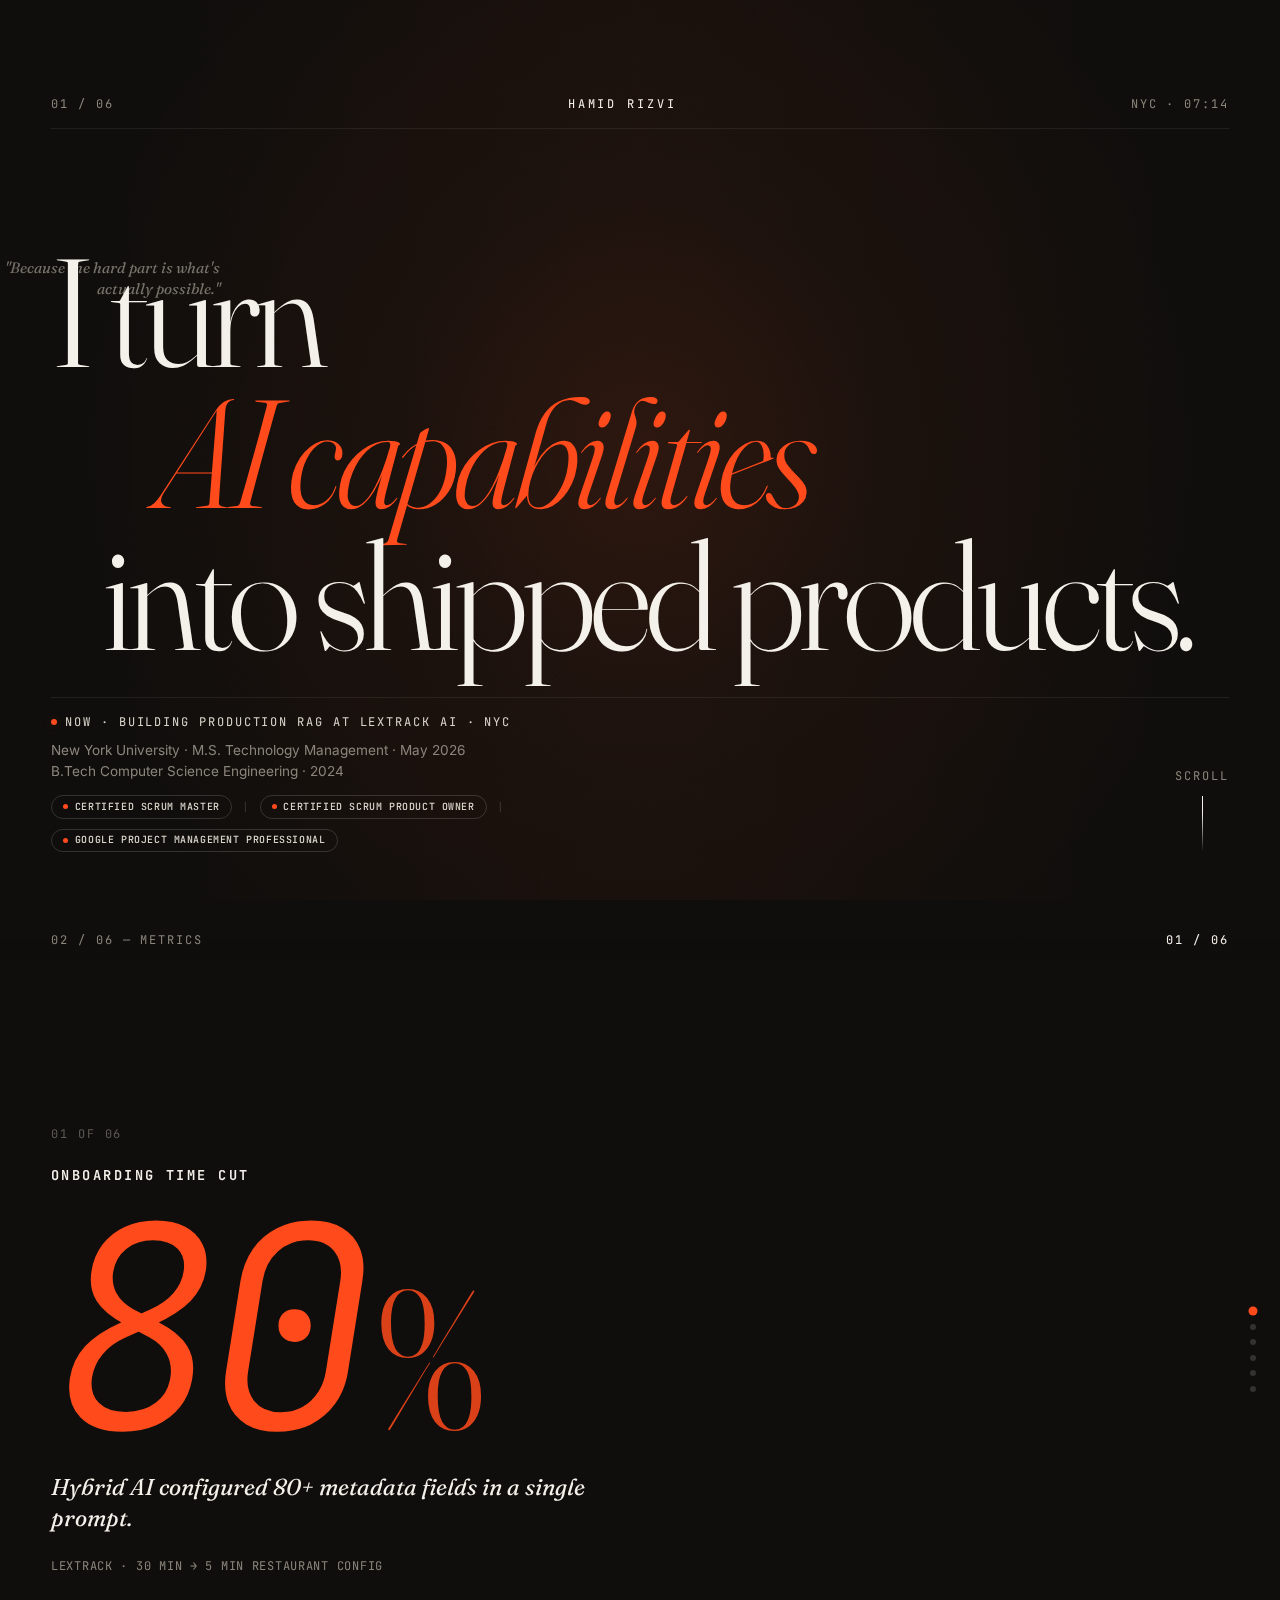
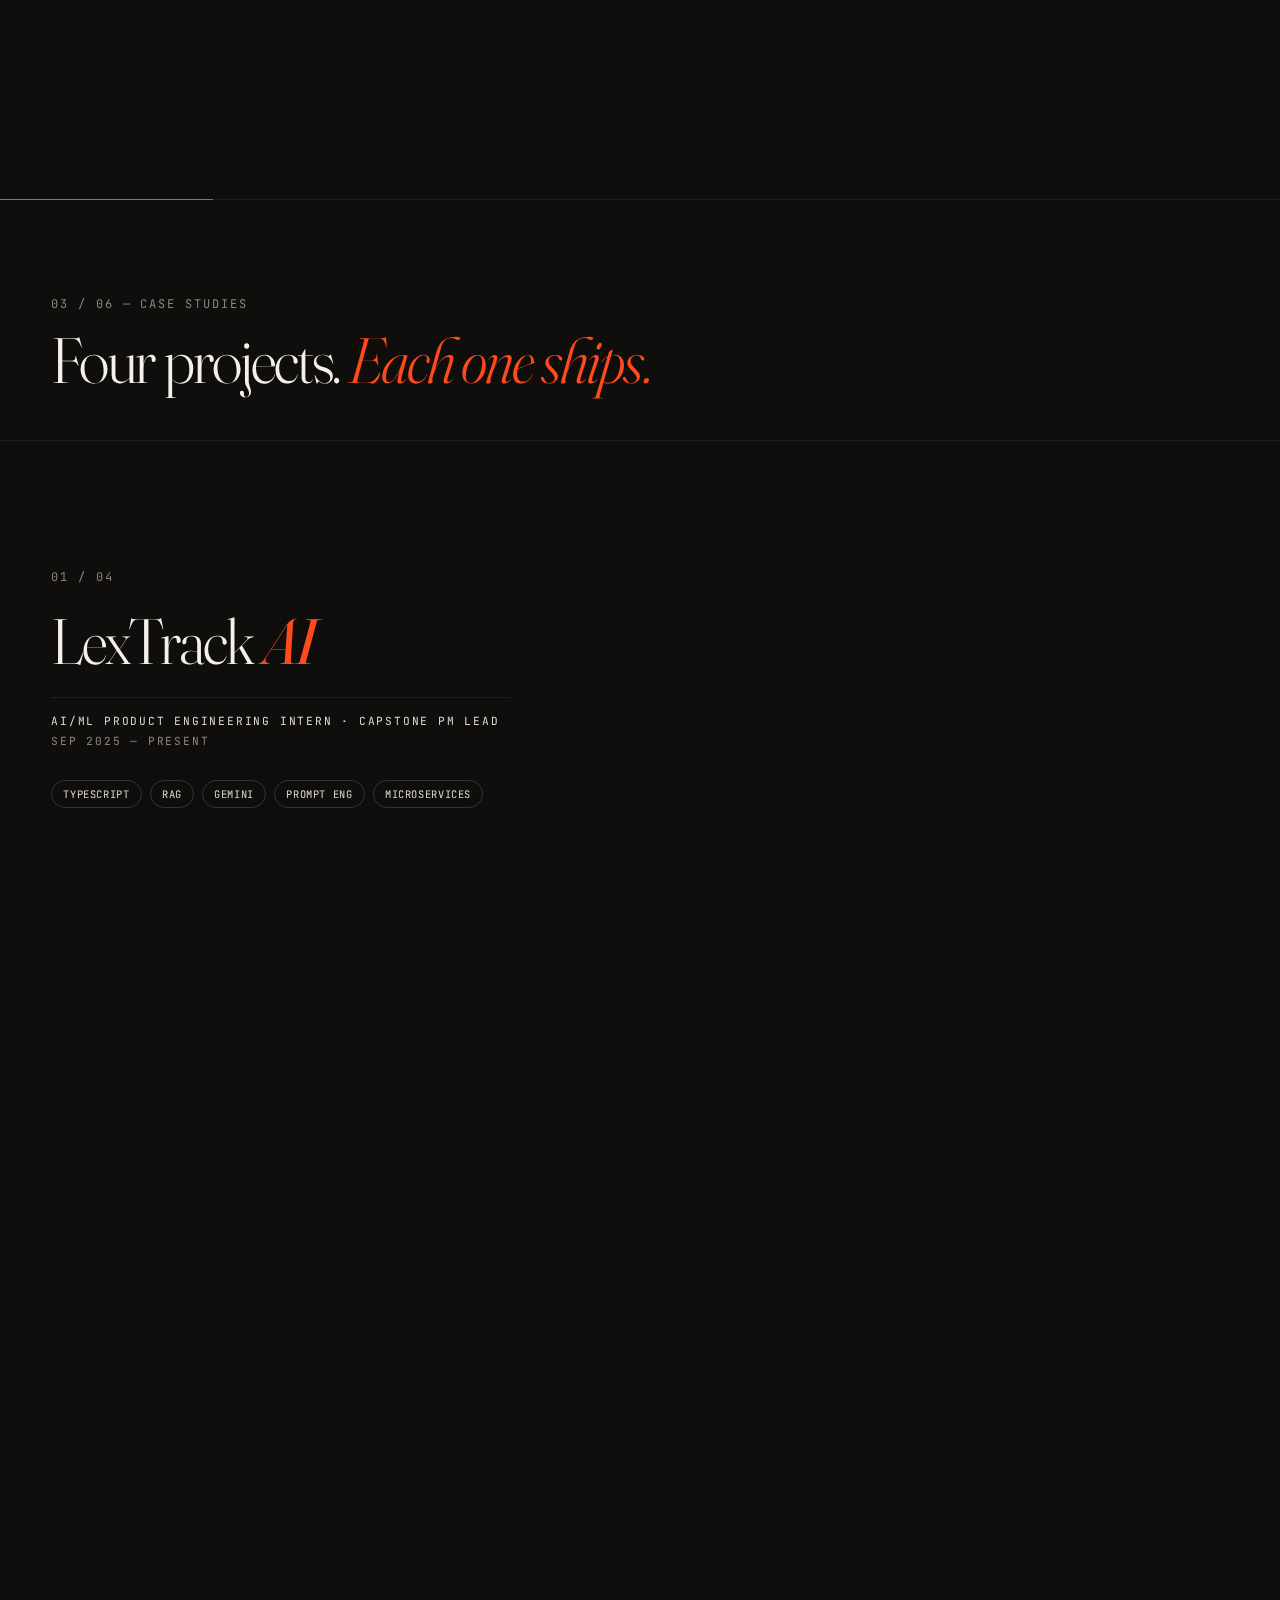
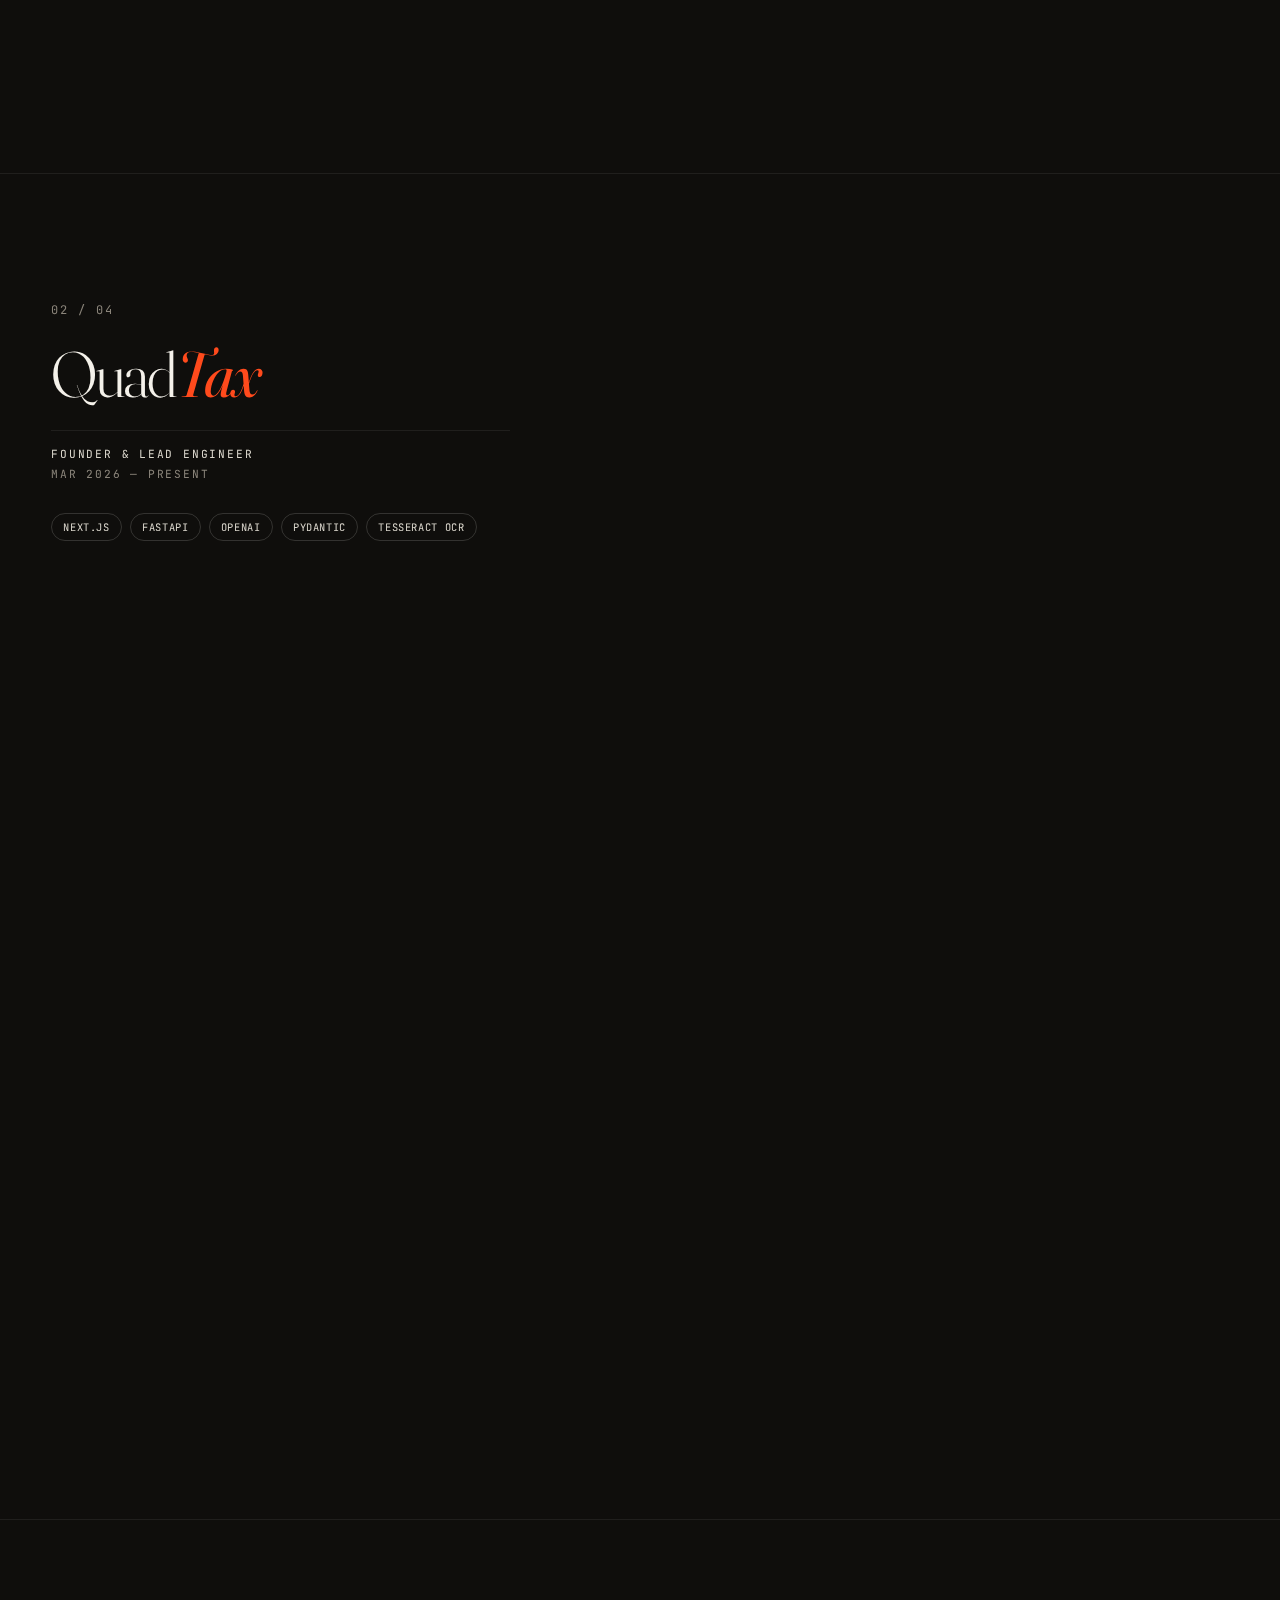
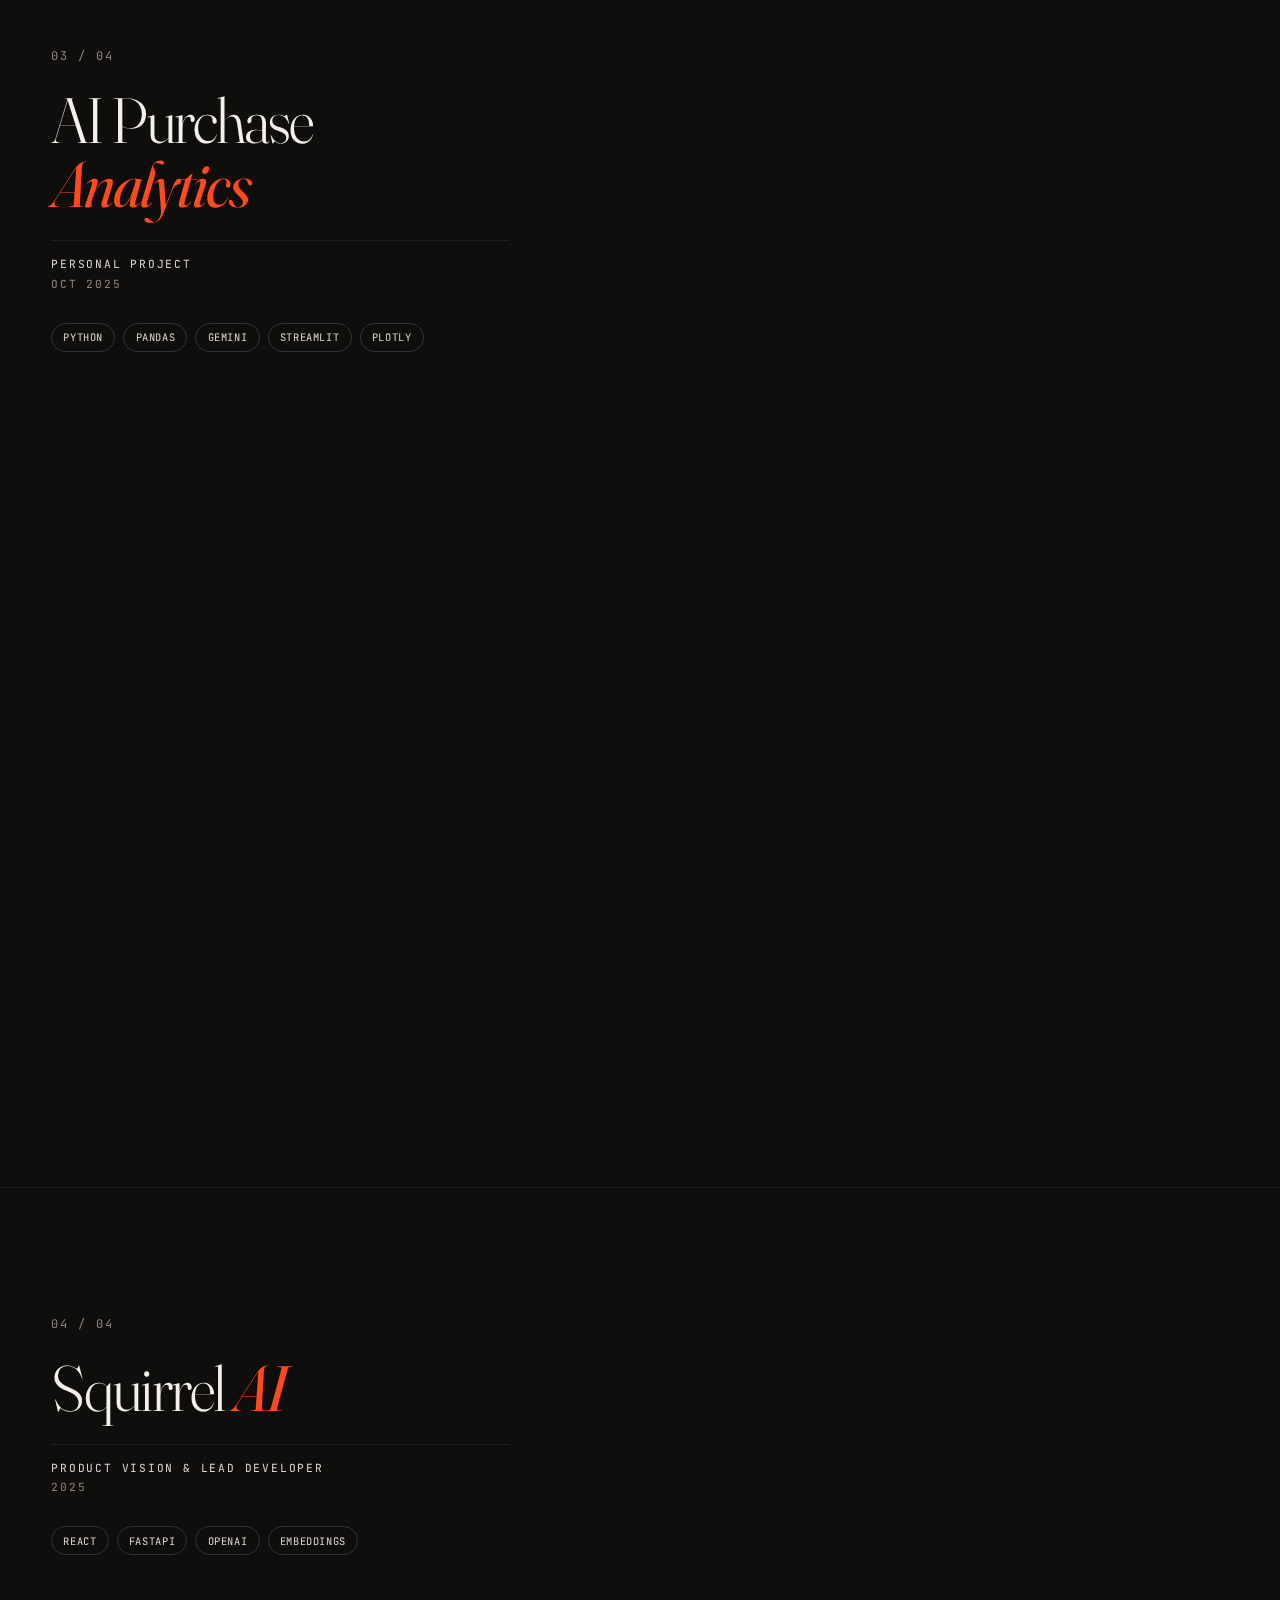
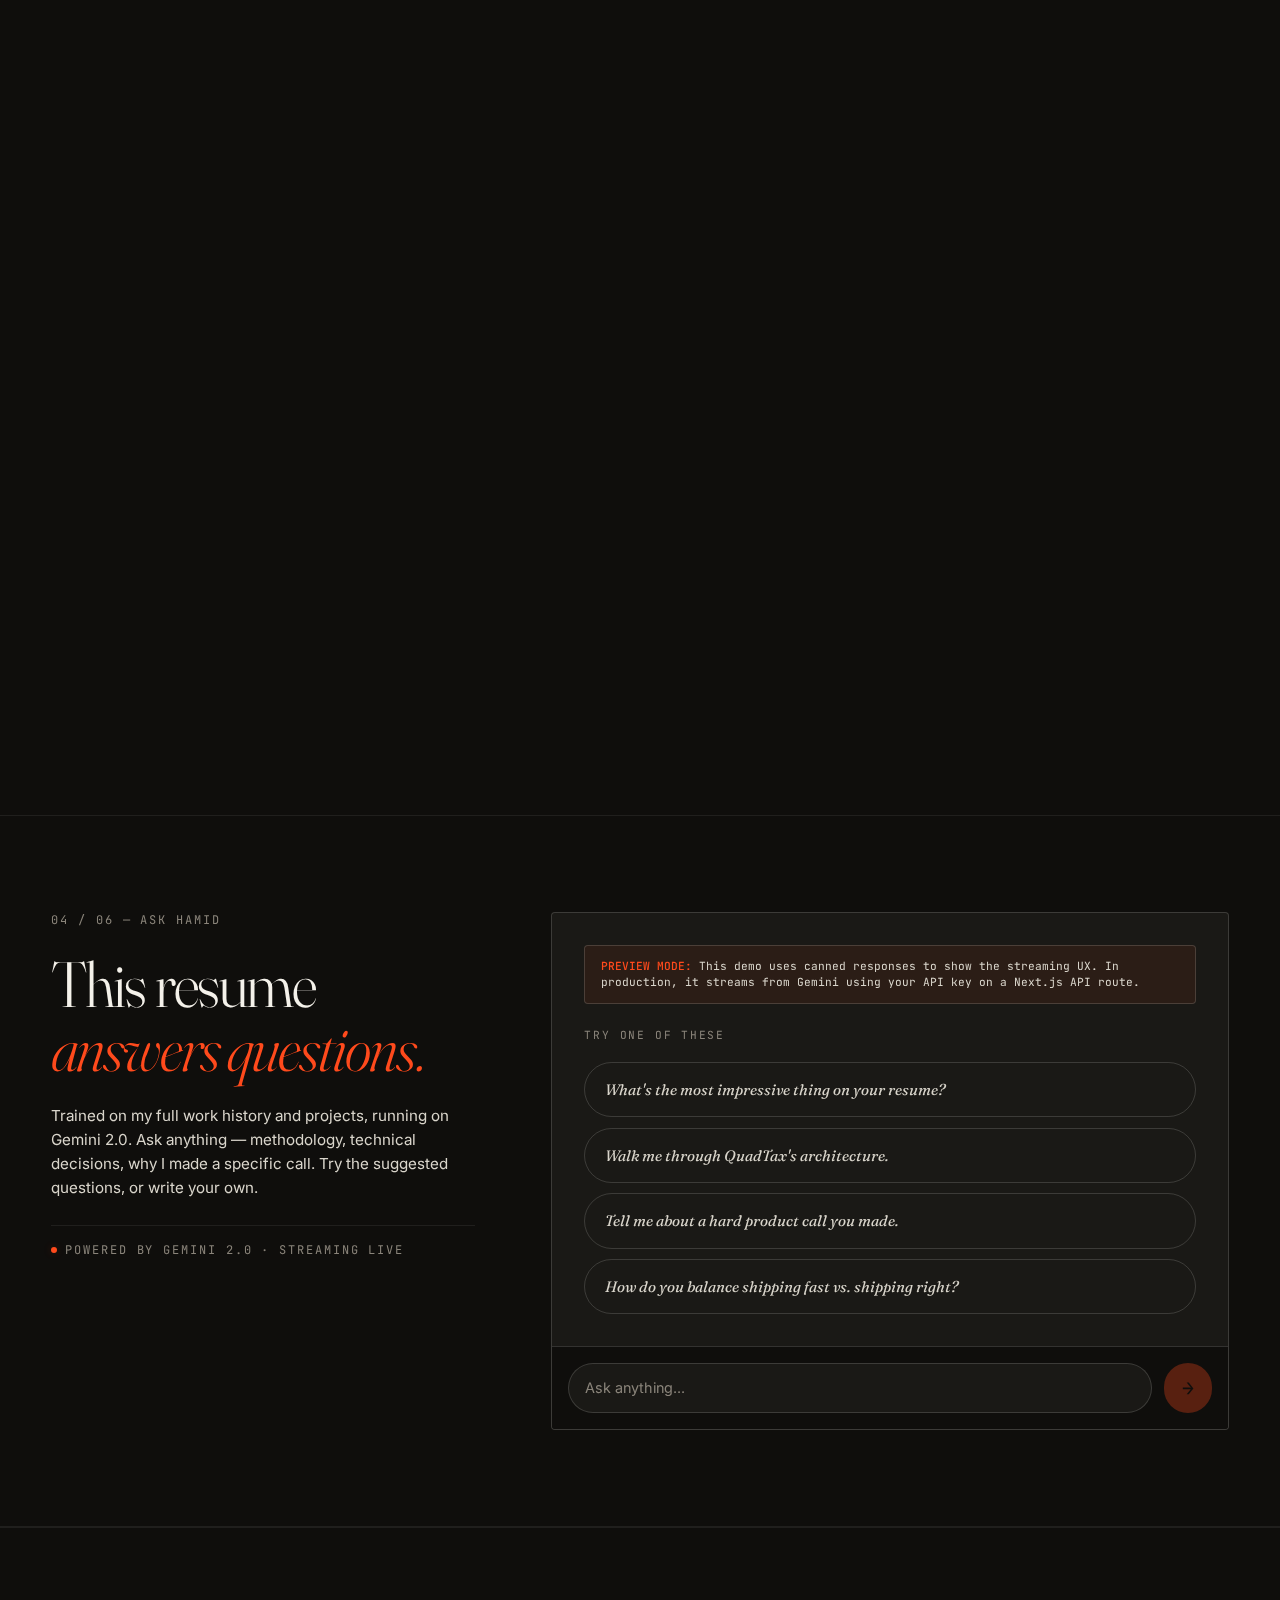
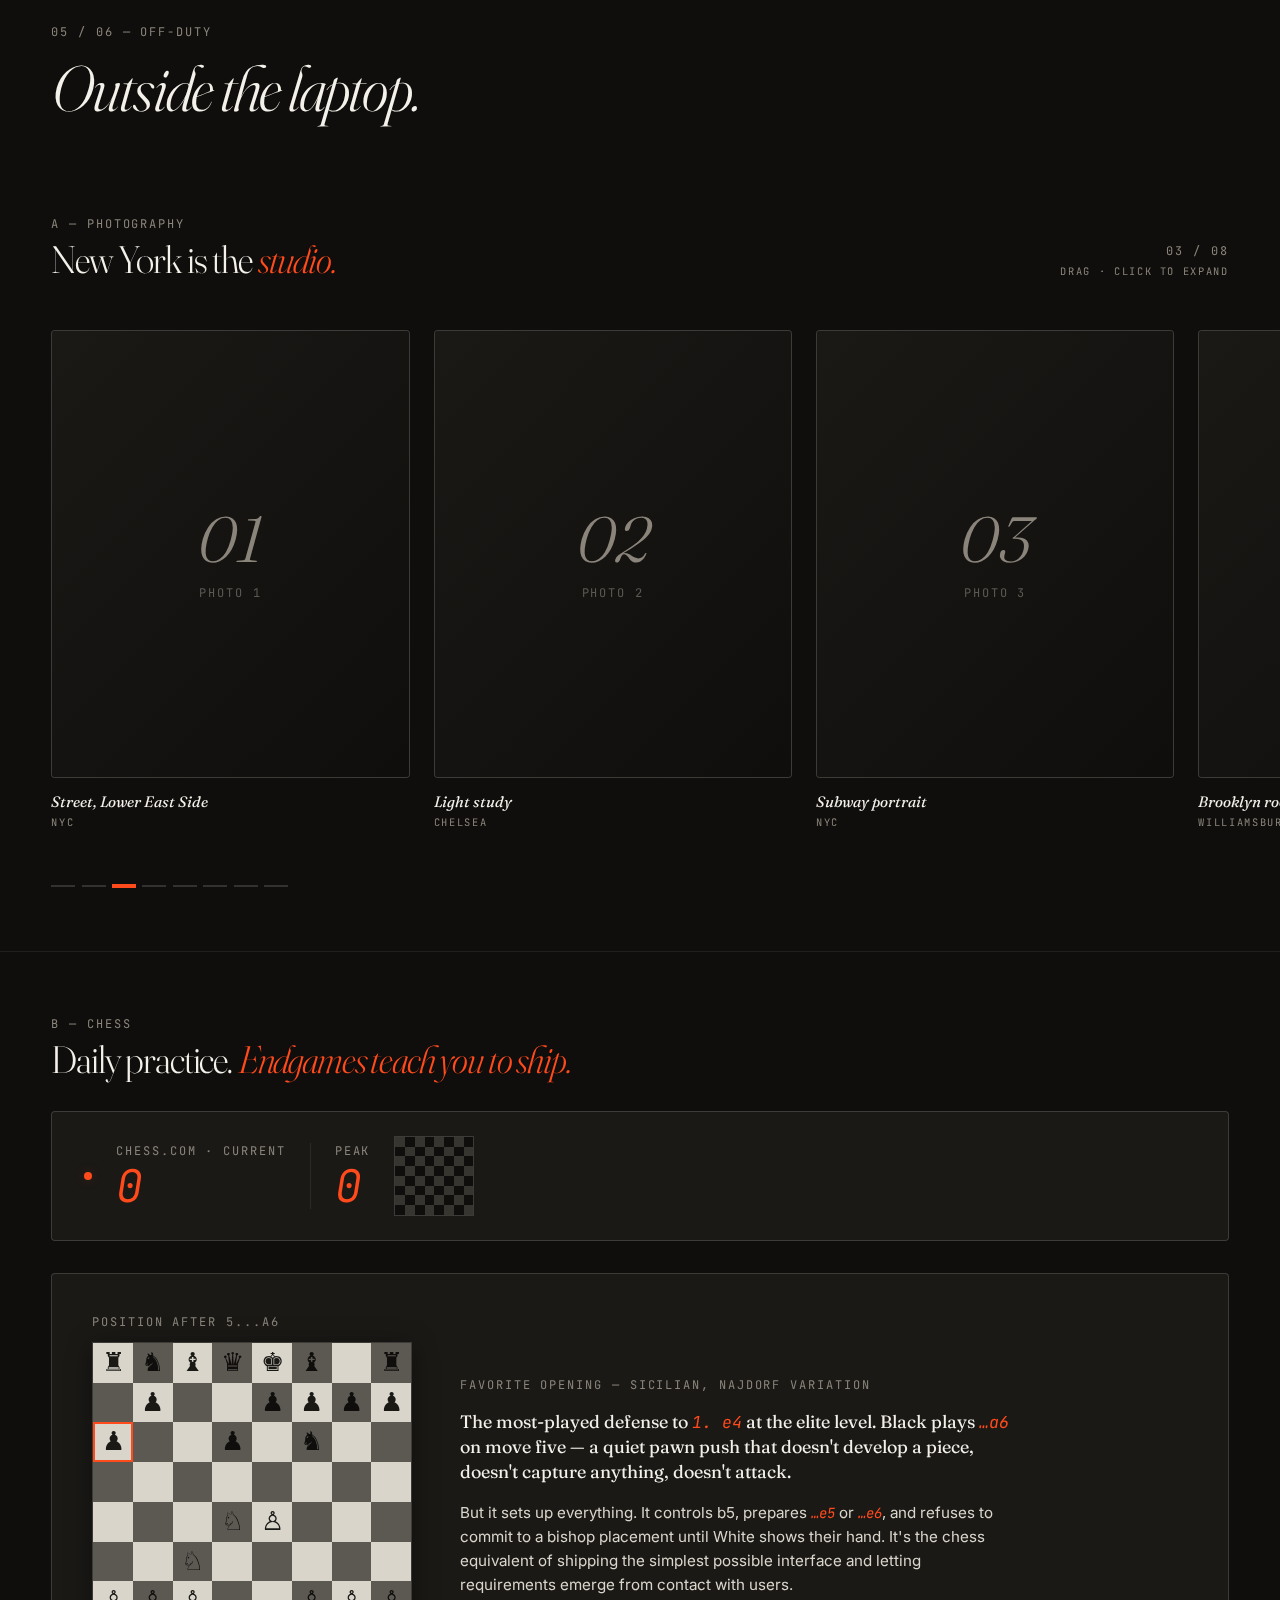
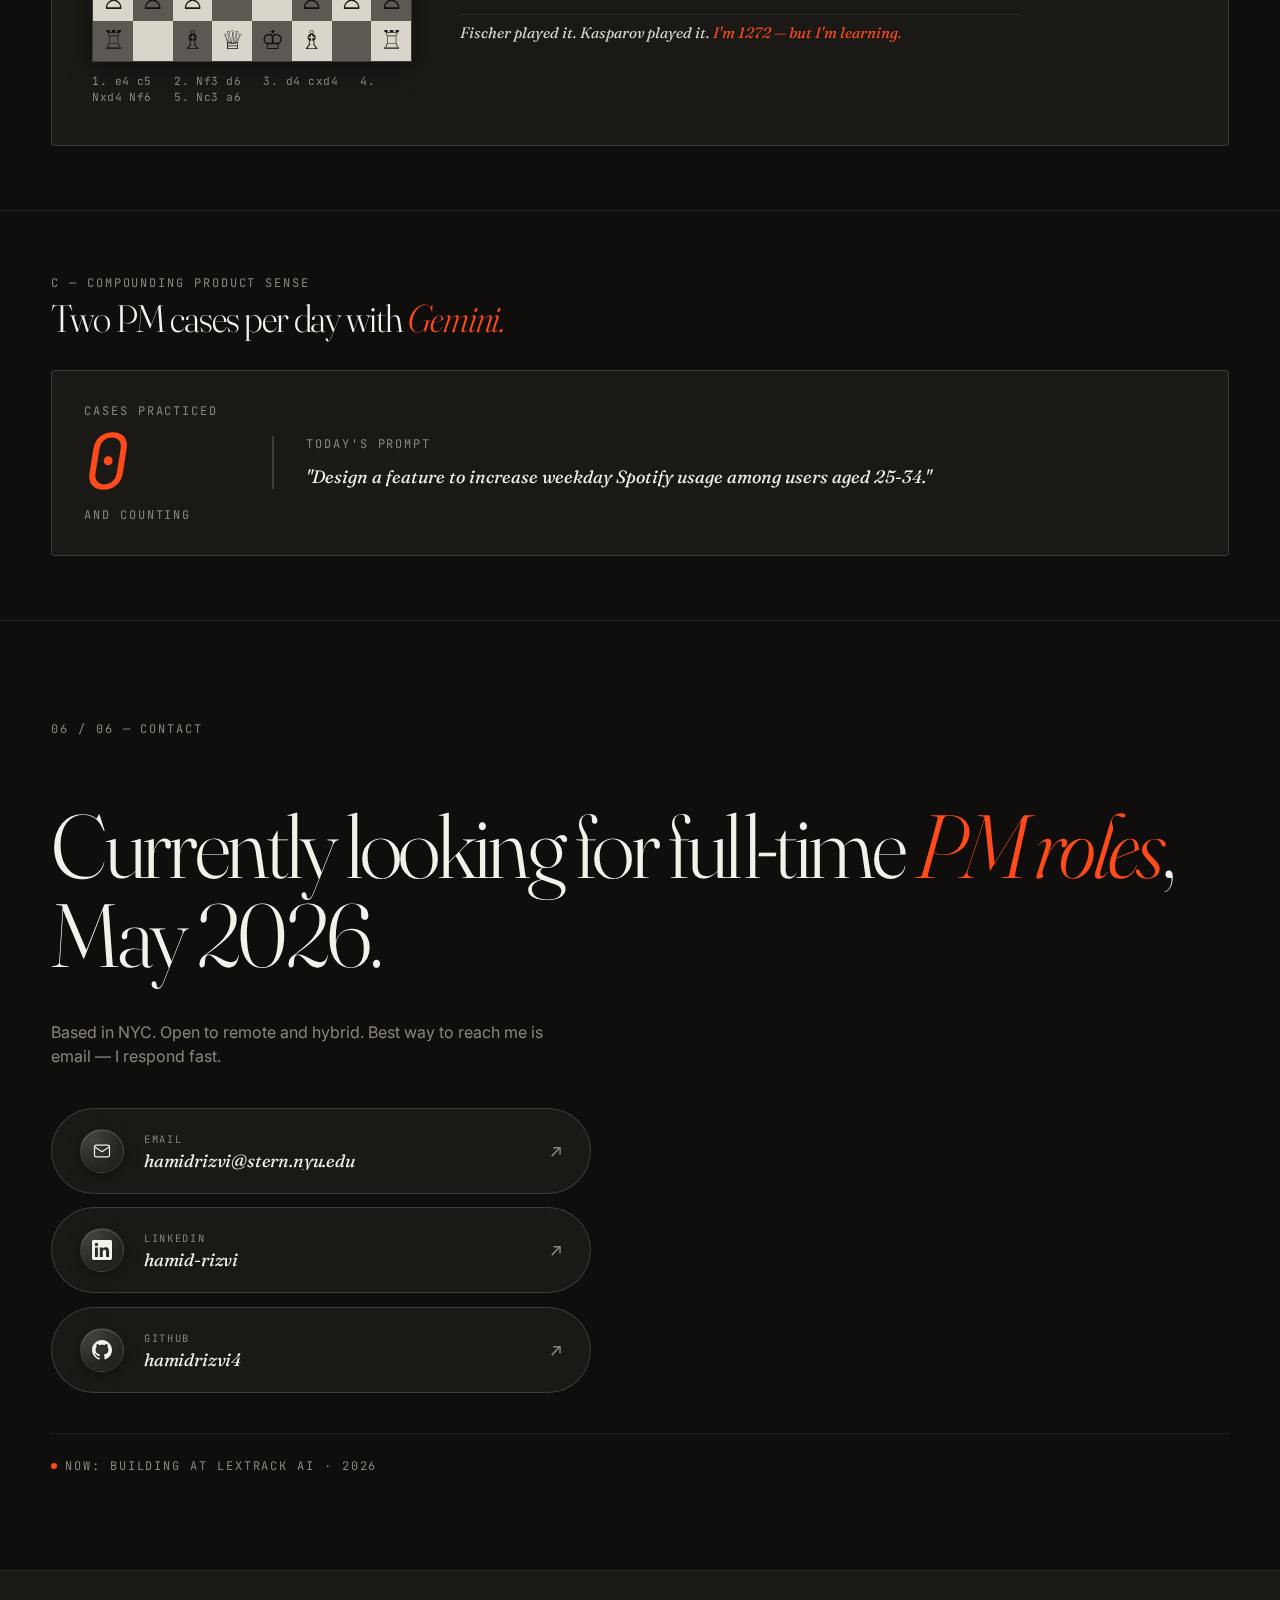
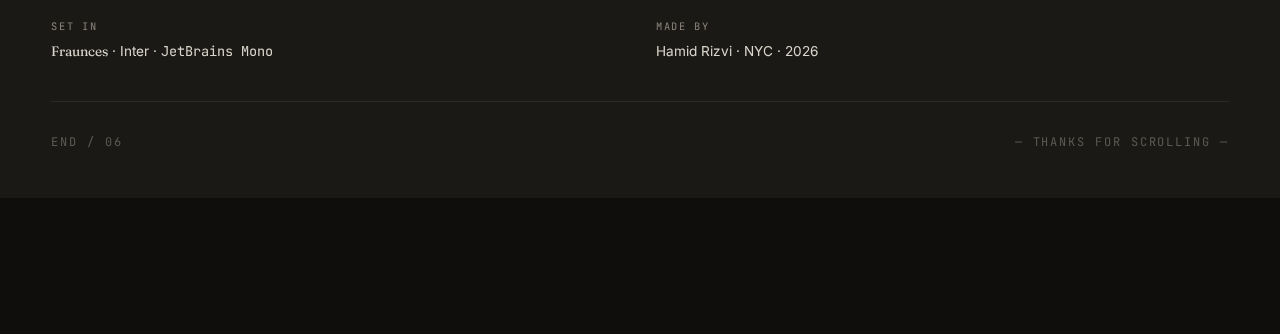
<file: preview.html>
<!DOCTYPE html>
<html lang="en">
<head>
<meta charset="UTF-8">
<meta name="viewport" content="width=device-width, initial-scale=1.0">
<title>Hamid Rizvi — Portfolio Preview</title>
<link rel="preconnect" href="https://fonts.googleapis.com">
<link rel="preconnect" href="https://fonts.gstatic.com" crossorigin>
<link href="https://fonts.googleapis.com/css2?family=Fraunces:ital,opsz,wght@0,9..144,300;0,9..144,400;0,9..144,500;1,9..144,300;1,9..144,400&family=JetBrains+Mono:ital,wght@0,300;0,400;0,500;1,300;1,400&family=Inter:wght@300;400;500;600&display=swap" rel="stylesheet">
<style>
  :root {
    --ink: #0F0E0C;
    --ink-2: #1A1916;
    --paper: #F4F1EA;
    --paper-dim: #D9D5CB;
    --pulp: #8A847A;
    --pulp-dim: #5C5953;
    --rule: rgba(244, 241, 234, 0.08);
    --rule-strong: rgba(244, 241, 234, 0.16);
    --accent: #FF4A1C;
    --accent-glow: rgba(255, 74, 28, 0.18);
    --font-display: 'Fraunces', serif;
    --font-sans: 'Inter', system-ui, sans-serif;
    --font-mono: 'JetBrains Mono', monospace;
    --ease-out: cubic-bezier(0.23, 1, 0.32, 1);
    --dur-fast: 160ms;
    --gutter: clamp(1.75rem, 4vw, 4rem);
    --max-w: 1440px;
  }

  *, *::before, *::after { box-sizing: border-box; margin: 0; padding: 0; }
  html, body {
    background: var(--ink);
    color: var(--paper);
    font-family: var(--font-sans);
    -webkit-font-smoothing: antialiased;
    overflow-x: hidden;
  }
  body {
    background-image:
      radial-gradient(ellipse at top, rgba(255, 74, 28, 0.03), transparent 60%),
      radial-gradient(ellipse at bottom, rgba(244, 241, 234, 0.02), transparent 50%);
  }
  ::selection { background: var(--accent); color: var(--ink); }
  ::-webkit-scrollbar { width: 8px; }
  ::-webkit-scrollbar-track { background: transparent; }
  ::-webkit-scrollbar-thumb { background: var(--rule-strong); border-radius: 4px; }

  .eyebrow {
    font-family: var(--font-mono);
    font-size: 0.75rem;
    font-weight: 400;
    letter-spacing: 0.16em;
    text-transform: uppercase;
    color: var(--pulp);
  }
  .body { color: var(--paper-dim); font-size: 1rem; line-height: 1.6; }
  .display {
    font-family: var(--font-display);
    font-weight: 300;
    line-height: 0.92;
    letter-spacing: -0.04em;
    font-variation-settings: 'opsz' 144;
  }
  .display-xl { font-size: clamp(2.75rem, 12vw, 11rem); font-weight: 300; }
  .mono { font-family: var(--font-mono); }

  /* ============ HERO ============ */
  .hero {
    position: relative;
    min-height: 100vh;
    padding: 6rem var(--gutter) 3rem;
    display: grid;
    grid-template-rows: auto 1fr auto;
    gap: 2rem;
    overflow: hidden;
  }
  .grain-field { position: absolute; inset: 0; pointer-events: none; z-index: 0; mix-blend-mode: screen; }
  .hero > *:not(.grain-field) { position: relative; z-index: 1; }
  .hero__masthead {
    display: flex; justify-content: space-between; align-items: center; gap: 1rem;
    padding-bottom: 1rem; border-bottom: 1px solid var(--rule);
  }
  .hero__name-mark { color: var(--paper); letter-spacing: 0.24em; }
  .hero__time { color: var(--pulp); }
  .hero__quote {
    position: absolute; top: 6rem; right: var(--gutter); max-width: 22ch;
    font-family: var(--font-display); font-style: italic;
    font-size: clamp(0.95rem, 1.1vw, 1.15rem); line-height: 1.4;
    color: var(--pulp); text-align: right; opacity: 0.85; z-index: 2;
  }
  .hero__display { align-self: center; margin: 0; color: var(--paper); }
  .hero__line { display: block; }
  .hero__line--accent { color: var(--accent); font-style: italic; padding-left: clamp(2rem, 8vw, 8rem); }
  .hero__line:nth-child(3) { padding-left: clamp(1rem, 4vw, 4rem); }
  .hero__footer {
    display: flex; justify-content: space-between; align-items: flex-end;
    gap: 2rem; padding-top: 1rem; border-top: 1px solid var(--rule);
  }
  .hero__sub { max-width: 60ch; color: var(--pulp); font-size: clamp(0.85rem, 1vw, 1rem); line-height: 1.5; }

  /* CREDENTIALS STRIP */
  .hero__credentials {
    display: flex;
    flex-direction: column;
    gap: 0.65rem;
    max-width: 60ch;
  }
  .hero__now {
    display: flex;
    align-items: center;
    gap: 0.5rem;
    color: var(--paper-dim);
  }
  .hero__now-dot {
    width: 6px;
    height: 6px;
    border-radius: 50%;
    background: var(--accent);
    box-shadow: 0 0 8px var(--accent-glow);
    animation: live-pulse 2s ease-in-out infinite;
    flex-shrink: 0;
  }
  .hero__sub-divider {
    display: inline-block;
    width: 24px;
    height: 1px;
    background: var(--pulp);
    margin: 0 0.5rem;
    vertical-align: middle;
    opacity: 0.5;
  }

  /* CERTIFICATIONS STRIP */
  .hero__certs {
    list-style: none;
    padding: 0;
    margin: 0.25rem 0 0;
    display: flex;
    flex-wrap: wrap;
    align-items: center;
    gap: 0.65rem;
  }
  .hero__cert {
    display: inline-flex;
    align-items: center;
    gap: 0.4rem;
    padding: 0.35rem 0.7rem;
    border: 1px solid var(--rule-strong);
    border-radius: 999px;
    font-family: var(--font-mono);
    font-size: 0.62rem;
    font-weight: 500;
    letter-spacing: 0.06em;
    text-transform: uppercase;
    color: var(--paper-dim);
    cursor: default;
    transition:
      color var(--dur-fast) var(--ease-out),
      border-color var(--dur-fast) var(--ease-out),
      transform var(--dur-fast) var(--ease-out);
  }
  .hero__cert-dot {
    width: 5px;
    height: 5px;
    border-radius: 50%;
    background: var(--accent);
    flex-shrink: 0;
  }
  .hero__cert-label { line-height: 1; }
  @media (hover: hover) and (pointer: fine) {
    .hero__cert:hover {
      color: var(--paper);
      border-color: var(--accent);
      transform: translateY(-1px);
    }
  }
  .hero__cert-sep {
    color: var(--pulp-dim);
    font-family: var(--font-mono);
    font-size: 0.7rem;
    opacity: 0.5;
    user-select: none;
  }
  .hero__scroll-cue {
    display: flex; flex-direction: column; align-items: center; gap: 0.75rem;
    transition: opacity 220ms var(--ease-out);
  }
  .hero__scroll-cue.is-hidden { opacity: 0; }
  .hero__scroll-line {
    width: 1px; height: 56px;
    background: linear-gradient(to bottom, var(--paper) 0%, var(--paper) 30%, transparent 100%);
    animation: scroll-pulse 2.4s ease-in-out infinite;
    transform-origin: top;
  }
  @keyframes scroll-pulse {
    0%, 100% { transform: scaleY(0.3); opacity: 0.4; }
    50% { transform: scaleY(1); opacity: 1; }
  }

  /* ============ METRICS ============ */
  .metrics { position: relative; background: var(--ink); height: 100vh; height: 100svh; overflow: hidden; }
  .metrics__masthead {
    position: absolute; top: 0; left: 0; right: 0; z-index: 10;
    display: flex; justify-content: space-between; align-items: center;
    padding: 2rem var(--gutter) 1rem;
    background: linear-gradient(to bottom, var(--ink) 60%, transparent);
    pointer-events: none;
  }
  .metrics__counter { color: var(--paper); font-feature-settings: 'tnum' 1; }
  .metrics__track {
    height: 100%; overflow-y: scroll; overflow-x: hidden;
    scroll-snap-type: y mandatory;
    scrollbar-width: none; -ms-overflow-style: none;
    overscroll-behavior-y: auto;
  }
  .metrics__track::-webkit-scrollbar { display: none; }
  .metric-slide {
    height: 100%; scroll-snap-align: start; scroll-snap-stop: always;
    display: flex; align-items: center; justify-content: flex-start;
    padding: 6rem var(--gutter) 6rem; position: relative;
  }
  .metric-slide__inner {
    width: 100%; max-width: var(--max-w); display: grid; gap: 1.5rem;
    opacity: 0;
    transition: opacity 420ms var(--ease-out), transform 420ms var(--ease-out);
    will-change: opacity, transform;
  }
  .metric-slide[data-direction="left"] .metric-slide__inner { transform: translateX(-32px); }
  .metric-slide[data-direction="right"] .metric-slide__inner { transform: translateX(32px); }
  .metric-slide.is-active .metric-slide__inner { opacity: 1; transform: translateX(0); }
  .metric-slide__index { color: var(--pulp-dim); font-feature-settings: 'tnum' 1; }
  .metric-slide__label {
    color: var(--paper);
    font-weight: 600;
    font-size: 0.85rem;
    letter-spacing: 0.18em;
  }
  .metric-slide__number {
    margin: 0; color: var(--accent); font-family: var(--font-display);
    font-size: clamp(6rem, 22vw, 22rem); font-weight: 300;
    line-height: 0.85; letter-spacing: -0.05em; font-variation-settings: 'opsz' 144;
    display: flex; align-items: baseline; gap: 0.05em; flex-wrap: wrap;
  }
  .metric-slide__digits { font-feature-settings: 'tnum' 1; font-family: var(--font-mono); font-weight: 300; font-style: italic; }
  .metric-slide__prefix, .metric-slide__suffix { font-family: var(--font-display); font-weight: 300; font-size: 0.7em; opacity: 0.85; }
  .metric-slide__how {
    font-family: var(--font-display); font-style: italic; font-weight: 400;
    font-size: clamp(1.1rem, 1.8vw, 1.6rem); line-height: 1.35;
    color: var(--paper); max-width: 38ch; margin: 0;
  }
  .metric-slide__context {
    font-family: var(--font-mono); font-size: 0.75rem; letter-spacing: 0.06em;
    color: var(--pulp); text-transform: uppercase;
  }
  .metrics__progress-rule { position: absolute; bottom: 0; left: 0; right: 0; height: 1px; background: var(--rule); z-index: 10; }
  .metrics__progress-fill {
    display: block; height: 100%; background: var(--accent);
    transform-origin: left center;
    transition: transform 420ms var(--ease-out);
    will-change: transform;
  }
  .metrics__pips {
    position: absolute; top: 50%; right: 1.5rem; transform: translateY(-50%);
    z-index: 10; display: flex; flex-direction: column; gap: 0.6rem; pointer-events: none;
  }
  .metrics__pip {
    width: 6px; height: 6px; border-radius: 50%; background: var(--rule-strong);
    transition: background 240ms var(--ease-out), transform 240ms var(--ease-out);
  }
  .metrics__pip.is-active { background: var(--accent); transform: scale(1.5); }

  /* ============ CASE STUDIES ============ */
  .case-studies { background: var(--ink); position: relative; }
  .case-studies__masthead {
    padding: 6rem var(--gutter) 3rem; border-bottom: 1px solid var(--rule);
    display: flex; flex-direction: column; gap: 1rem;
  }
  .case-studies__intro {
    margin: 0; color: var(--paper); font-family: var(--font-display);
    font-size: clamp(2.5rem, 5vw, 4.5rem); font-weight: 300;
    line-height: 1; letter-spacing: -0.03em; font-variation-settings: 'opsz' 144;
  }
  .case-studies__intro em { font-style: italic; color: var(--accent); }

  .chapter {
    display: grid; grid-template-columns: 1fr 1.4fr; gap: clamp(2rem, 6vw, 6rem);
    padding: 8rem var(--gutter); position: relative; border-bottom: 1px solid var(--rule);
  }
  .chapter:last-child { border-bottom: none; }
  .chapter__rail { position: sticky; top: 8rem; height: fit-content; align-self: start; }
  .chapter__rail-inner { display: flex; flex-direction: column; gap: 1.5rem; }
  .chapter__index { color: var(--pulp); }
  .chapter__title {
    margin: 0; color: var(--paper); font-family: var(--font-display);
    font-size: clamp(2.5rem, 5vw, 4.5rem); font-weight: 300; line-height: 1;
    letter-spacing: -0.03em; font-variation-settings: 'opsz' 144;
  }
  .chapter__title em { font-style: italic; font-weight: 400; color: var(--accent); }
  .chapter__meta { display: flex; flex-direction: column; gap: 0.35rem; padding-top: 1rem; border-top: 1px solid var(--rule); }
  .chapter__role { color: var(--paper-dim); font-size: 0.7rem; }
  .chapter__period { color: var(--pulp); font-size: 0.7rem; }
  .chapter__stack { list-style: none; padding: 0; margin: 0.5rem 0 0; display: flex; flex-wrap: wrap; gap: 0.5rem; }
  .chapter__chip {
    font-family: var(--font-mono); font-size: 0.65rem; font-weight: 400;
    letter-spacing: 0.06em; text-transform: uppercase;
    padding: 0.4rem 0.7rem; color: var(--paper-dim);
    border: 1px solid var(--rule-strong); border-radius: 999px;
    transition: color var(--dur-fast) var(--ease-out), border-color var(--dur-fast) var(--ease-out), transform var(--dur-fast) var(--ease-out);
    cursor: default;
  }
  @media (hover: hover) and (pointer: fine) {
    .chapter__chip:hover { color: var(--accent); border-color: var(--accent); transform: scale(1.05); }
  }
  .chapter__cards { display: flex; flex-direction: column; gap: 4rem; }

  .card {
    opacity: 0; transform: translateY(24px);
    transition: opacity 420ms var(--ease-out), transform 420ms var(--ease-out);
    will-change: opacity, transform;
  }
  .card.is-revealed { opacity: 1; transform: translateY(0); }
  .card__eyebrow { color: var(--pulp); margin-bottom: 1rem; padding-bottom: 0.75rem; border-bottom: 1px solid var(--rule); }
  .card__hero {
    margin: 0; color: var(--paper); font-family: var(--font-display);
    font-size: clamp(1.75rem, 3.5vw, 3rem); font-weight: 300; font-style: italic;
    line-height: 1.1; letter-spacing: -0.02em; font-variation-settings: 'opsz' 144;
  }
  .card__body { margin: 0; color: var(--paper-dim); font-size: clamp(1rem, 1.2vw, 1.15rem); line-height: 1.65; max-width: 56ch; }
  .card__impact { list-style: none; padding: 0; margin: 0; display: flex; flex-direction: column; gap: 0.85rem; }
  .card__impact-item {
    display: grid; grid-template-columns: 1.5rem 1fr; align-items: baseline;
    gap: 0.5rem; font-size: clamp(1rem, 1.15vw, 1.1rem); line-height: 1.55; color: var(--paper-dim);
  }
  .card__impact-bullet { color: var(--accent); font-family: var(--font-mono); font-weight: 500; }

  /* CTA card — final card after impact bullets, links to repo or demo */
  .card--cta {
    display: block;
    text-decoration: none;
    color: var(--paper);
    padding: 1.25rem 1.5rem;
    margin-top: 1rem;
    cursor: pointer;
    border: 1px solid var(--rule-strong);
    border-radius: 4px;
    background: linear-gradient(135deg, transparent 0%, rgba(255, 74, 28, 0.02) 100%);
    transition:
      border-color var(--dur-fast) var(--ease-out),
      background var(--dur-fast) var(--ease-out),
      transform var(--dur-fast) var(--ease-out);
  }
  .card--cta .card__eyebrow {
    display: block;
    border-bottom: 1px solid var(--rule);
    color: var(--pulp);
    padding-bottom: 0.75rem;
    margin-bottom: 0.75rem;
  }
  .card__cta-row {
    display: grid;
    grid-template-columns: auto 1fr auto;
    align-items: center;
    gap: 1rem;
    padding: 0.25rem 0;
  }
  .card__cta-icon {
    display: inline-flex;
    align-items: center;
    justify-content: center;
    width: 40px;
    height: 40px;
    border-radius: 50%;
    border: 1px solid var(--rule-strong);
    color: var(--paper-dim);
    flex-shrink: 0;
    transition:
      border-color var(--dur-fast) var(--ease-out),
      color var(--dur-fast) var(--ease-out),
      background var(--dur-fast) var(--ease-out);
  }
  .card__cta-label {
    font-family: var(--font-display);
    font-style: italic;
    font-weight: 400;
    font-size: clamp(1.05rem, 1.4vw, 1.3rem);
    color: var(--paper);
    letter-spacing: -0.01em;
    line-height: 1.2;
  }
  .card__cta-arrow {
    font-family: var(--font-mono);
    font-size: 1.15rem;
    color: var(--paper-dim);
    flex-shrink: 0;
    transition:
      transform 220ms var(--ease-out),
      color 220ms var(--ease-out);
  }
  @media (hover: hover) and (pointer: fine) {
    .card--cta:hover {
      border-color: var(--accent);
      background: linear-gradient(135deg, transparent 0%, rgba(255, 74, 28, 0.08) 100%);
      transform: translateY(-2px);
    }
    .card--cta:hover .card__cta-icon {
      border-color: var(--accent);
      color: var(--accent);
      background: rgba(255, 74, 28, 0.06);
    }
    .card--cta:hover .card__cta-arrow {
      transform: translate(2px, -2px);
      color: var(--accent);
    }
    .card--cta:hover .card__cta-label {
      color: var(--accent);
    }
  }
  /* Placeholder state — slightly muted, can't really be visited yet */
  .card--cta[data-placeholder="true"] .card__cta-icon { opacity: 0.7; }
  .card--cta[data-placeholder="true"] .card__cta-label { opacity: 0.85; }

  /* TOAST — used for placeholder CTAs (e.g., demo coming soon) */
  .cta-toast {
    position: fixed;
    bottom: 2rem;
    left: 50%;
    transform: translateX(-50%) translateY(20px);
    background: var(--ink-2);
    border: 1px solid var(--accent);
    color: var(--paper);
    padding: 0.85rem 1.25rem;
    border-radius: 999px;
    font-family: var(--font-mono);
    font-size: 0.7rem;
    letter-spacing: 0.04em;
    box-shadow: 0 8px 32px rgba(0, 0, 0, 0.5), 0 0 24px rgba(255, 74, 28, 0.15);
    opacity: 0;
    pointer-events: none;
    z-index: 300;
    transition:
      opacity 280ms var(--ease-out),
      transform 280ms var(--ease-out);
    max-width: calc(100vw - 2rem);
    text-align: center;
  }
  .cta-toast.is-visible {
    opacity: 1;
    transform: translateX(-50%) translateY(0);
  }

  /* ============ ASK HAMID ============ */
  .ask-hamid {
    background: var(--ink);
    padding: 6rem var(--gutter);
    border-bottom: 1px solid var(--rule);
    border-top: 1px solid var(--rule);
  }
  .ask-hamid__inner {
    max-width: var(--max-w);
    margin: 0 auto;
    display: grid;
    grid-template-columns: 1fr 1.6fr;
    gap: clamp(2rem, 6vw, 6rem);
    align-items: start;
  }
  .ask-hamid__framing {
    display: flex; flex-direction: column; gap: 1.5rem;
    position: sticky; top: 4rem;
  }
  .ask-hamid__headline {
    margin: 0; color: var(--paper); font-family: var(--font-display);
    font-size: clamp(2.5rem, 5vw, 4.5rem); font-weight: 300;
    line-height: 1; letter-spacing: -0.03em; font-variation-settings: 'opsz' 144;
  }
  .ask-hamid__headline em { font-style: italic; color: var(--accent); }
  .ask-hamid__intro {
    color: var(--paper-dim);
    font-size: clamp(0.95rem, 1.1vw, 1.05rem);
    line-height: 1.6;
    max-width: 42ch;
  }
  .ask-hamid__powered {
    display: flex; align-items: center; gap: 0.5rem;
    color: var(--pulp); padding-top: 1rem; border-top: 1px solid var(--rule);
  }
  .ask-hamid__live-dot {
    width: 6px; height: 6px; border-radius: 50%;
    background: var(--accent); box-shadow: 0 0 8px var(--accent-glow);
    animation: live-pulse 2s ease-in-out infinite;
  }
  @keyframes live-pulse {
    0%, 100% { opacity: 1; }
    50% { opacity: 0.4; }
  }
  .ask-hamid__chat {
    display: flex; flex-direction: column;
    background: var(--ink-2);
    border: 1px solid var(--rule-strong);
    border-radius: 4px;
    min-height: 480px;
    max-height: 640px;
    overflow: hidden;
  }
  .ask-hamid__conversation {
    flex: 1; overflow-y: auto; padding: 2rem;
    scrollbar-width: thin; scrollbar-color: var(--rule-strong) transparent;
  }
  .ask-hamid__conversation::-webkit-scrollbar { width: 6px; }
  .ask-hamid__conversation::-webkit-scrollbar-thumb { background: var(--rule-strong); border-radius: 3px; }

  .ask-hamid__welcome { display: flex; flex-direction: column; gap: 1.25rem; }
  .ask-hamid__welcome-line {
    font-family: var(--font-mono); font-size: 0.7rem;
    letter-spacing: 0.16em; text-transform: uppercase; color: var(--pulp); margin: 0;
  }
  .ask-hamid__suggestions { list-style: none; padding: 0; margin: 0; display: flex; flex-direction: column; gap: 0.65rem; }
  .ask-hamid__suggestion {
    width: 100%; text-align: left; padding: 1rem 1.25rem;
    background: transparent; border: 1px solid var(--rule-strong);
    border-radius: 999px; color: var(--paper-dim);
    font-family: var(--font-display); font-style: italic;
    font-size: clamp(0.95rem, 1vw, 1.05rem); line-height: 1.4; cursor: pointer;
    transition: color var(--dur-fast) var(--ease-out), border-color var(--dur-fast) var(--ease-out), transform var(--dur-fast) var(--ease-out), background var(--dur-fast) var(--ease-out);
  }
  .ask-hamid__suggestion:disabled { opacity: 0.5; cursor: not-allowed; }
  @media (hover: hover) and (pointer: fine) {
    .ask-hamid__suggestion:not(:disabled):hover {
      color: var(--paper); border-color: var(--accent);
      background: rgba(255, 74, 28, 0.04); transform: translateX(4px);
    }
  }
  .ask-hamid__messages { list-style: none; padding: 0; margin: 0; display: flex; flex-direction: column; gap: 2rem; }

  .msg { display: grid; grid-template-columns: 3.5rem 1fr; gap: 1rem; align-items: start; }
  .msg__label {
    font-family: var(--font-mono); font-size: 0.65rem; font-weight: 500;
    letter-spacing: 0.12em; color: var(--pulp); padding-top: 0.3rem;
  }
  .msg--assistant .msg__label { color: var(--accent); }
  .msg__content {
    color: var(--paper); line-height: 1.6; font-size: clamp(0.95rem, 1.05vw, 1.05rem);
    word-wrap: break-word; white-space: pre-wrap;
  }
  .msg--user .msg__content { font-family: var(--font-sans); color: var(--paper-dim); }
  .msg--assistant .msg__content {
    font-family: var(--font-display); font-weight: 400; line-height: 1.55;
    padding-left: 1rem; border-left: 2px solid var(--accent); color: var(--paper);
  }
  .msg__cursor {
    display: inline-block; color: var(--accent); margin-left: 2px;
    animation: cursor-blink 1s steps(2) infinite;
  }
  @keyframes cursor-blink {
    0%, 50% { opacity: 1; }
    51%, 100% { opacity: 0; }
  }
  .msg__typing { display: inline-flex; align-items: center; gap: 4px; padding: 0.5rem 0; }
  .msg__typing-dot {
    width: 6px; height: 6px; border-radius: 50%; background: var(--accent);
    opacity: 0.4; animation: typing-bounce 1.2s ease-in-out infinite;
  }
  .msg__typing-dot:nth-child(2) { animation-delay: 0.15s; }
  .msg__typing-dot:nth-child(3) { animation-delay: 0.3s; }
  @keyframes typing-bounce {
    0%, 60%, 100% { opacity: 0.4; transform: translateY(0); }
    30% { opacity: 1; transform: translateY(-4px); }
  }

  .ask-hamid__form {
    display: flex; align-items: stretch; padding: 1rem; gap: 0.75rem;
    border-top: 1px solid var(--rule-strong); background: var(--ink);
  }
  .ask-hamid__input {
    flex: 1; padding: 0.85rem 1rem;
    background: var(--ink-2); border: 1px solid var(--rule-strong);
    border-radius: 999px; color: var(--paper);
    font-family: var(--font-sans); font-size: clamp(0.9rem, 1vw, 1rem);
    line-height: 1.4; resize: none;
    transition: border-color var(--dur-fast) var(--ease-out);
  }
  .ask-hamid__input::placeholder { color: var(--pulp); }
  .ask-hamid__input:focus { outline: none; border-color: var(--accent); }
  .ask-hamid__send {
    width: 3rem; flex-shrink: 0;
    background: var(--accent); border: none; border-radius: 999px;
    color: var(--ink); font-family: var(--font-mono);
    font-size: 1.25rem; font-weight: 500; cursor: pointer;
    transition: transform var(--dur-fast) var(--ease-out), background var(--dur-fast) var(--ease-out), opacity var(--dur-fast) var(--ease-out);
  }
  .ask-hamid__send:disabled { opacity: 0.3; cursor: not-allowed; }
  @media (hover: hover) and (pointer: fine) {
    .ask-hamid__send:not(:disabled):hover { transform: scale(1.05); }
  }
  .ask-hamid__send:not(:disabled):active { transform: scale(0.95); }

  .demo-banner {
    background: rgba(255, 74, 28, 0.08);
    border: 1px solid var(--rule-strong);
    border-radius: 4px;
    padding: 0.75rem 1rem;
    font-family: var(--font-mono);
    font-size: 0.7rem;
    color: var(--paper-dim);
    margin-bottom: 1.5rem;
    line-height: 1.5;
  }
  .demo-banner strong { color: var(--accent); font-weight: 500; }

  /* ============ NEXT UP ============ */
  .next-up {
    padding: 8rem var(--gutter); text-align: center;
    color: var(--pulp); border-top: 1px solid var(--rule);
  }
  .next-up p {
    font-family: var(--font-display); font-style: italic; font-size: 1.2rem;
    max-width: 50ch; margin: 1rem auto 0;
  }

  /* ============ OFF-DUTY ============ */
  .off-duty { background: var(--ink); position: relative; border-top: 1px solid var(--rule); }
  .off-duty__masthead {
    padding: 6rem var(--gutter) 2rem;
    display: flex; flex-direction: column; gap: 1rem;
  }
  .off-duty__intro {
    margin: 0; color: var(--paper); font-family: var(--font-display);
    font-size: clamp(2.5rem, 5vw, 4.5rem); font-weight: 300; font-style: italic;
    line-height: 1; letter-spacing: -0.03em; font-variation-settings: 'opsz' 144;
  }

  /* PHOTOGRAPHY */
  .photos { padding: 4rem 0; }
  .photos__header {
    padding: 0 var(--gutter);
    display: flex; justify-content: space-between; align-items: flex-end;
    gap: 2rem; margin-bottom: 2rem;
  }
  .photos__title {
    margin: 0.5rem 0 0; color: var(--paper); font-family: var(--font-display);
    font-size: clamp(1.75rem, 3vw, 2.5rem); font-weight: 300;
    line-height: 1; letter-spacing: -0.03em; font-variation-settings: 'opsz' 144;
  }
  .photos__title em { font-style: italic; color: var(--accent); }
  .photos__counter { display: flex; flex-direction: column; align-items: flex-end; gap: 0.35rem; }
  .photos__hint { color: var(--pulp); font-size: 0.65rem; }

  .photos__carousel {
    display: flex; gap: 1.5rem;
    padding: 1.25rem var(--gutter) 2rem;
    overflow-x: auto;
    overflow-y: visible;
    scroll-snap-type: x mandatory;
    scroll-padding-left: var(--gutter);
    cursor: grab; user-select: none;
    scrollbar-width: none; -ms-overflow-style: none;
  }
  .photos__carousel.is-grabbing { cursor: grabbing; }
  /* Hide scrollbar across all browsers — iOS Safari and Android Chrome are stubborn */
  .photos__carousel {
    /* Firefox */
    scrollbar-width: none;
    /* Old IE/Edge */
    -ms-overflow-style: none;
  }
  .photos__carousel::-webkit-scrollbar,
  .photos__carousel::-webkit-scrollbar-track,
  .photos__carousel::-webkit-scrollbar-thumb {
    display: none !important;
    width: 0 !important;
    height: 0 !important;
    background: transparent !important;
  }

  .photo-card {
    flex: 0 0 auto; width: clamp(240px, 28vw, 380px);
    scroll-snap-align: start;
    display: flex; flex-direction: column; gap: 0.85rem; cursor: grab;
  }
  .photo-card__frame {
    aspect-ratio: 4 / 5; width: 100%;
    background: var(--ink-2); border: 1px solid var(--rule-strong);
    border-radius: 4px; overflow: hidden; position: relative;
    transition: transform 320ms var(--ease-out), border-color 320ms var(--ease-out), box-shadow 320ms var(--ease-out);
  }
  .photo-card__frame img { width: 100%; height: 100%; object-fit: cover; display: block; pointer-events: none; }
  .photo-card__placeholder {
    height: 100%; width: 100%;
    display: flex; flex-direction: column; align-items: center; justify-content: center; gap: 0.85rem;
    background: linear-gradient(135deg, var(--ink-2) 0%, var(--ink) 100%);
    color: var(--pulp-dim);
  }
  .photo-card__placeholder-mark {
    font-family: var(--font-display); font-style: italic; font-weight: 300;
    font-size: clamp(3rem, 5vw, 4.5rem); color: var(--pulp); line-height: 1;
  }
  .photo-card__placeholder-label { color: var(--pulp-dim); }
  @media (hover: hover) and (pointer: fine) {
    .photo-card:hover .photo-card__frame {
      transform: rotate(-1deg) scale(1.015) translateY(-4px);
      border-color: var(--accent);
      box-shadow: 0 12px 40px var(--accent-glow);
    }
  }
  .photo-card__meta { display: flex; flex-direction: column; gap: 0.25rem; }
  .photo-card__caption {
    font-family: var(--font-display); font-style: italic; font-size: 0.95rem;
    color: var(--paper); line-height: 1.3; margin: 0;
  }
  .photo-card__location { color: var(--pulp); font-size: 0.65rem; }

  .photos__pips {
    display: flex; gap: 0.4rem;
    padding: 1rem var(--gutter) 0; margin-top: 0.5rem;
  }
  .photos__pip {
    width: 24px; height: 2px; background: var(--rule-strong);
    border: none; padding: 0; cursor: pointer;
    transition: background 240ms var(--ease-out), transform 240ms var(--ease-out);
  }
  .photos__pip.is-active { background: var(--accent); transform: scaleY(2); }

  /* Make photo cards clickable */
  .photo-card { cursor: zoom-in; }

  /* LIGHTBOX */
  .lightbox {
    position: fixed; inset: 0; z-index: 200;
    background: rgba(15, 14, 12, 0.92);
    backdrop-filter: blur(20px) saturate(140%);
    -webkit-backdrop-filter: blur(20px) saturate(140%);
    display: flex; align-items: center; justify-content: center;
    padding: 4rem 5rem;
    opacity: 0; pointer-events: none;
    transition: opacity 280ms var(--ease-out);
  }
  .lightbox.is-open {
    opacity: 1; pointer-events: auto;
  }

  .lightbox__figure {
    display: flex; flex-direction: column;
    gap: 1.5rem; max-width: 100%; max-height: 100%;
    margin: 0;
    transform: scale(0.96);
    transition: transform 320ms var(--ease-drawer, cubic-bezier(0.32, 0.72, 0, 1));
  }
  .lightbox.is-open .lightbox__figure {
    transform: scale(1);
  }

  .lightbox__frame {
    width: clamp(280px, 70vw, 900px);
    aspect-ratio: 4 / 5;
    background: var(--ink-2);
    border: 1px solid var(--rule-strong);
    border-radius: 4px;
    overflow: hidden;
    position: relative;
    flex: 0 1 auto;
    max-height: 75vh;
  }
  .lightbox__frame img { width: 100%; height: 100%; object-fit: contain; display: block; }
  .lightbox__frame .photo-card__placeholder {
    height: 100%; width: 100%;
    display: flex; flex-direction: column; align-items: center; justify-content: center; gap: 1.25rem;
    background: linear-gradient(135deg, var(--ink-2) 0%, var(--ink) 100%);
  }
  .lightbox__frame .photo-card__placeholder-mark {
    font-size: clamp(6rem, 14vw, 12rem);
  }

  .lightbox__caption {
    display: flex; flex-direction: column; gap: 0.5rem;
    text-align: center;
  }
  .lightbox__counter { color: var(--pulp); }
  .lightbox__text {
    font-family: var(--font-display); font-style: italic;
    font-size: clamp(1.1rem, 1.5vw, 1.4rem);
    color: var(--paper); margin: 0;
  }
  .lightbox__location { color: var(--pulp); font-size: 0.65rem; }

  .lightbox__close,
  .lightbox__nav {
    position: absolute;
    background: rgba(15, 14, 12, 0.6);
    border: 1px solid var(--rule-strong);
    color: var(--paper-dim);
    width: 48px; height: 48px;
    border-radius: 50%;
    font-family: var(--font-mono);
    font-size: 1.4rem;
    cursor: pointer;
    display: flex; align-items: center; justify-content: center;
    transition: background var(--dur-fast) var(--ease-out),
                border-color var(--dur-fast) var(--ease-out),
                color var(--dur-fast) var(--ease-out),
                transform var(--dur-fast) var(--ease-out);
  }
  .lightbox__close { top: 1.5rem; right: 1.5rem; font-size: 1.6rem; line-height: 1; }
  .lightbox__nav--prev { left: 1.5rem; top: 50%; transform: translateY(-50%); }
  .lightbox__nav--next { right: 1.5rem; top: 50%; transform: translateY(-50%); }

  @media (hover: hover) and (pointer: fine) {
    .lightbox__close:hover,
    .lightbox__nav:hover {
      background: var(--accent);
      border-color: var(--accent);
      color: var(--ink);
    }
    .lightbox__nav--prev:hover { transform: translateY(-50%) translateX(-2px); }
    .lightbox__nav--next:hover { transform: translateY(-50%) translateX(2px); }
  }

  @media (max-width: 720px) {
    .lightbox { padding: 1rem; }
    .lightbox__frame { width: 100%; max-height: 65vh; }
    .lightbox__close { top: 1rem; right: 1rem; }
    .lightbox__nav { width: 40px; height: 40px; }
    .lightbox__nav--prev { left: 0.75rem; }
    .lightbox__nav--next { right: 0.75rem; }
  }

  /* CHESS */
  .chess { padding: 4rem var(--gutter); border-top: 1px solid var(--rule); }
  .chess__title {
    margin: 0.5rem 0 2rem; color: var(--paper); font-family: var(--font-display);
    font-size: clamp(1.75rem, 3vw, 2.5rem); font-weight: 300;
    line-height: 1; letter-spacing: -0.03em; font-variation-settings: 'opsz' 144;
  }
  .chess__title em { font-style: italic; color: var(--accent); }
  .chess__card {
    display: grid; grid-template-columns: auto auto auto 1fr auto;
    align-items: center; gap: 1.5rem;
    padding: 1.5rem 2rem;
    background: var(--ink-2); border: 1px solid var(--rule-strong); border-radius: 4px;
  }
  .chess__rating-block--peak { padding-left: 1.5rem; border-left: 1px solid var(--rule); }
  .chess__rating--peak { color: var(--paper); font-size: clamp(1.5rem, 2.5vw, 2.2rem); }
  .chess__live-dot {
    width: 8px; height: 8px; border-radius: 50%;
    background: var(--accent); box-shadow: 0 0 12px var(--accent-glow);
    animation: live-pulse 2s ease-in-out infinite;
  }
  .chess__rating-block { display: flex; flex-direction: column; gap: 0.35rem; }
  .chess__rating-label { color: var(--pulp); }
  .chess__rating {
    font-family: var(--font-mono); font-size: clamp(2rem, 3.5vw, 3rem);
    font-weight: 300; font-style: italic; color: var(--accent);
    line-height: 1; font-feature-settings: 'tnum' 1; margin: 0;
  }
  .chess__board {
    display: grid; grid-template-columns: repeat(8, 1fr);
    width: 80px; height: 80px; border: 1px solid var(--rule-strong);
  }
  .chess__square { background: var(--ink); }
  .chess__square.is-light { background: var(--paper-dim); opacity: 0.15; }

  /* NAJDORF EXPANSION */
  .najdorf {
    margin-top: 2rem;
    padding: 2.5rem;
    background: var(--ink-2);
    border: 1px solid var(--rule-strong);
    border-radius: 4px;
    display: grid;
    grid-template-columns: auto 1fr;
    gap: 3rem;
    align-items: center;
  }

  .najdorf__board-wrap {
    display: flex;
    flex-direction: column;
    gap: 0.75rem;
    align-items: flex-start;
  }
  .najdorf__board-label { color: var(--pulp); }

  .najdorf__board {
    display: grid;
    grid-template-columns: repeat(8, 1fr);
    grid-template-rows: repeat(8, 1fr);
    width: clamp(220px, 26vw, 320px);
    aspect-ratio: 1 / 1;
    border: 1px solid var(--rule-strong);
    box-shadow: 0 4px 24px rgba(0, 0, 0, 0.4);
  }

  .najdorf__square {
    display: flex;
    align-items: center;
    justify-content: center;
    font-family: var(--font-display);
    font-size: clamp(1.1rem, 2vw, 1.6rem);
    line-height: 1;
    user-select: none;
  }
  .najdorf__square--light {
    background: #d9d5cb;
    color: #1a1916;
  }
  .najdorf__square--dark {
    background: #5c5953;
    color: #0f0e0c;
  }
  /* Highlight the a6 pawn — the move that defines the opening */
  .najdorf__square--highlight {
    box-shadow: inset 0 0 0 2px var(--accent);
  }

  .najdorf__moves {
    color: var(--pulp);
    font-size: 0.7rem;
    letter-spacing: 0.04em;
    line-height: 1.4;
    max-width: 320px;
  }

  .najdorf__text {
    display: flex;
    flex-direction: column;
    gap: 1rem;
    max-width: 56ch;
  }
  .najdorf__eyebrow { color: var(--pulp); }
  .najdorf__lead {
    font-family: var(--font-display);
    font-size: clamp(1.1rem, 1.4vw, 1.3rem);
    line-height: 1.4;
    color: var(--paper);
    margin: 0;
  }
  .najdorf__lead em {
    font-style: italic;
    color: var(--accent);
    font-family: var(--font-mono);
    font-size: 0.92em;
  }
  .najdorf__body {
    color: var(--paper-dim);
    font-size: clamp(0.95rem, 1.05vw, 1.05rem);
    line-height: 1.6;
    margin: 0;
  }
  .najdorf__body em {
    font-style: italic;
    color: var(--accent);
    font-family: var(--font-mono);
    font-size: 0.92em;
  }
  .najdorf__signature {
    font-family: var(--font-display);
    font-style: italic;
    font-size: clamp(0.95rem, 1.1vw, 1.1rem);
    color: var(--paper-dim);
    margin: 0;
    padding-top: 0.5rem;
    border-top: 1px solid var(--rule);
  }
  .najdorf__signature em {
    color: var(--accent);
    font-style: italic;
  }

  @media (max-width: 900px) {
    .najdorf {
      grid-template-columns: 1fr;
      gap: 2rem;
      padding: 2rem;
    }
    .najdorf__board-wrap {
      align-items: center;
    }
    .najdorf__moves {
      text-align: center;
    }
  }

  /* CASE STUDIES */
  .case { padding: 4rem var(--gutter); border-top: 1px solid var(--rule); }
  .case__title {
    margin: 0.5rem 0 2rem; color: var(--paper); font-family: var(--font-display);
    font-size: clamp(1.75rem, 3vw, 2.5rem); font-weight: 300;
    line-height: 1; letter-spacing: -0.03em; font-variation-settings: 'opsz' 144;
  }
  .case__title em { font-style: italic; color: var(--accent); }
  .case__grid {
    display: grid; grid-template-columns: auto 1fr;
    gap: 3rem; align-items: center; padding: 2rem;
    background: var(--ink-2); border: 1px solid var(--rule-strong); border-radius: 4px;
  }
  .case__counter-block {
    display: flex; flex-direction: column; gap: 0.35rem;
    align-items: flex-start; min-width: 140px;
  }
  .case__counter-label { color: var(--pulp); }
  .case__counter {
    font-family: var(--font-mono); font-style: italic; font-weight: 300;
    font-size: clamp(3.5rem, 6vw, 5.5rem); color: var(--accent);
    line-height: 1; font-feature-settings: 'tnum' 1; margin: 0;
  }
  .case__counter-sub { color: var(--pulp); }
  .case__today {
    padding-left: 2rem; border-left: 2px solid var(--rule-strong);
    display: flex; flex-direction: column; gap: 0.75rem;
  }
  .case__today-label { color: var(--pulp); }
  .case__today-text {
    font-family: var(--font-display); font-style: italic; font-weight: 400;
    font-size: clamp(1.05rem, 1.4vw, 1.3rem); line-height: 1.4;
    color: var(--paper); margin: 0;
  }

  /* ============ CONTACT ============ */
  .contact { background: var(--ink); position: relative; border-top: 1px solid var(--rule); }
  .contact__masthead { padding: 6rem var(--gutter) 2rem; }
  .contact__inner {
    padding: 2rem var(--gutter) 6rem;
    max-width: var(--max-w);
    display: grid; gap: 2.5rem;
  }
  .contact__display {
    margin: 0; color: var(--paper); font-family: var(--font-display);
    font-size: clamp(2.5rem, 7vw, 6.5rem); font-weight: 300;
    line-height: 1; letter-spacing: -0.04em; font-variation-settings: 'opsz' 144;
    max-width: 22ch;
  }
  .contact__display em { font-style: italic; color: var(--accent); }
  .contact__sub {
    color: var(--pulp); font-size: clamp(1rem, 1.2vw, 1.15rem);
    line-height: 1.5; max-width: 50ch;
  }
  .contact__buttons {
    display: grid; grid-template-columns: 1fr;
    gap: 0.85rem; max-width: 540px;
  }
  .contact__now {
    display: flex; align-items: center; gap: 0.5rem;
    color: var(--pulp); padding-top: 1.5rem; border-top: 1px solid var(--rule);
  }
  .contact__live-dot {
    width: 6px; height: 6px; border-radius: 50%;
    background: var(--accent); box-shadow: 0 0 8px var(--accent-glow);
    animation: live-pulse 2s ease-in-out infinite;
  }

  /* MAGNETIC BUTTONS */
  .magnet {
    display: block; padding: 1.25rem 1.75rem;
    background: var(--ink-2); border: 1px solid var(--rule-strong);
    border-radius: 999px; color: var(--paper); text-decoration: none;
    transition: border-color var(--dur-fast) var(--ease-out), background var(--dur-fast) var(--ease-out);
    position: relative; overflow: hidden; will-change: transform;
  }
  .magnet__inner {
    display: grid; grid-template-columns: auto 1fr auto;
    align-items: center; gap: 1.25rem; will-change: transform;
  }
  .magnet__text {
    display: flex; flex-direction: column; gap: 0.35rem; min-width: 0;
  }
  .magnet__meta { color: var(--pulp); font-size: 0.65rem; }
  .magnet__label {
    font-family: var(--font-display); font-style: italic; font-weight: 400;
    font-size: clamp(1.05rem, 1.4vw, 1.3rem); line-height: 1;
    color: var(--paper); letter-spacing: -0.01em;
    overflow: hidden; text-overflow: ellipsis; white-space: nowrap;
  }
  .magnet__arrow {
    font-family: var(--font-mono); font-size: 1.1rem; color: var(--pulp);
    transition: transform 220ms var(--ease-out), color 220ms var(--ease-out);
  }

  /* LIQUID GLASS ICON — frosted disc with subtle highlight */
  .glass-icon {
    flex-shrink: 0;
    width: 44px; height: 44px;
    border-radius: 50%;
    display: flex; align-items: center; justify-content: center;
    background:
      linear-gradient(135deg, rgba(255, 255, 255, 0.08) 0%, rgba(255, 255, 255, 0.02) 50%, rgba(255, 255, 255, 0) 100%),
      radial-gradient(circle at 30% 25%, rgba(255, 255, 255, 0.1) 0%, transparent 60%),
      rgba(255, 255, 255, 0.04);
    backdrop-filter: blur(20px) saturate(180%);
    -webkit-backdrop-filter: blur(20px) saturate(180%);
    border: 1px solid rgba(255, 255, 255, 0.1);
    box-shadow:
      inset 0 1px 0 rgba(255, 255, 255, 0.15),
      inset 0 -1px 0 rgba(0, 0, 0, 0.2),
      0 4px 16px rgba(0, 0, 0, 0.3);
    color: var(--paper);
    transition:
      transform 280ms var(--ease-out),
      border-color 280ms var(--ease-out),
      box-shadow 280ms var(--ease-out),
      color 280ms var(--ease-out);
  }
  .glass-icon svg {
    width: 20px; height: 20px;
    filter: drop-shadow(0 1px 1px rgba(0, 0, 0, 0.4));
  }

  @media (hover: hover) and (pointer: fine) {
    .magnet:hover { border-color: var(--accent); background: rgba(255, 74, 28, 0.04); }
    .magnet:hover .magnet__arrow { transform: translate(2px, -2px); color: var(--accent); }
    .magnet:hover .magnet__label { color: var(--accent); }
    .magnet:hover .glass-icon {
      transform: scale(1.05);
      border-color: rgba(255, 74, 28, 0.4);
      color: var(--accent);
      box-shadow:
        inset 0 1px 0 rgba(255, 255, 255, 0.2),
        inset 0 -1px 0 rgba(0, 0, 0, 0.2),
        0 4px 20px rgba(255, 74, 28, 0.25);
    }
  }

  /* COLOPHON */
  .colophon { padding: 3rem var(--gutter); border-top: 1px solid var(--rule); background: var(--ink-2); }
  .colophon__row {
    max-width: var(--max-w);
    display: grid; grid-template-columns: repeat(2, 1fr); gap: 2rem;
    padding-bottom: 2.5rem; border-bottom: 1px solid var(--rule);
  }
  .colophon__col { display: flex; flex-direction: column; gap: 0.5rem; }
  .colophon__label { color: var(--pulp); font-size: 0.65rem; }
  .colophon__value { color: var(--paper-dim); font-size: clamp(0.85rem, 1vw, 0.95rem); line-height: 1.5; }
  .colophon__signature {
    padding-top: 2rem;
    display: flex; justify-content: space-between; align-items: center; gap: 2rem;
  }
  .colophon__signature .eyebrow { color: var(--pulp-dim); }

  @media (max-width: 900px) {
    .hero {
      display: flex;
      flex-direction: column;
      gap: 1.5rem;
      min-height: auto;
    }
    .hero__display {
      align-self: flex-start;
      margin: 1rem 0;
    }
    .hero__quote {
      position: static !important;
      top: auto !important;
      right: auto !important;
      left: auto !important;
      max-width: 100% !important;
      text-align: left !important;
      margin: 0 !important;
      opacity: 0.7;
      z-index: auto !important;
      display: block;
    }
    .chapter { grid-template-columns: 1fr; gap: 3rem; padding: 5rem var(--gutter); }
    .chapter__rail { position: static; }
    .ask-hamid__inner { grid-template-columns: 1fr; gap: 3rem; }
    .ask-hamid__framing { position: static; }
    .ask-hamid__chat { min-height: 540px; }
  }
  @media (max-width: 720px) {
    .case__grid { grid-template-columns: 1fr; gap: 2rem; padding: 1.5rem; }
    .case__today { padding-left: 0; padding-top: 1.5rem; border-left: none; border-top: 2px solid var(--rule-strong); }
    .colophon__row { grid-template-columns: 1fr; gap: 1.5rem; }
    .colophon__signature { flex-direction: column; align-items: flex-start; gap: 0.5rem; }
  }
  @media (max-width: 640px) {
    .hero { padding: 4.5rem 1.75rem 2rem; }
    .display-xl { font-size: clamp(2.5rem, 11vw, 4.5rem); line-height: 1; letter-spacing: -0.02em; }
    .hero__line--accent { padding-left: 0.5rem; }
    .hero__line:nth-child(3) { padding-left: 0.25rem; }
    .hero__quote { font-size: 0.85rem; }
    .hero__footer { flex-direction: column; align-items: flex-start; gap: 1.5rem; }
    .hero__credentials { gap: 0.75rem; max-width: 100%; }
    .hero__sub { font-size: 0.8rem; line-height: 1.55; }
    .hero__certs { gap: 0.5rem; }
    .hero__cert { padding: 0.3rem 0.6rem; font-size: 0.6rem; }
    .hero__cert-sep { display: none; }
    .hero__scroll-cue { flex-direction: row; align-items: center; }
    .hero__scroll-line {
      width: 56px; height: 1px;
      background: linear-gradient(to right, var(--paper) 0%, var(--paper) 30%, transparent 100%);
    }
    @keyframes scroll-pulse {
      0%, 100% { transform: scaleX(0.3); opacity: 0.4; }
      50% { transform: scaleX(1); opacity: 1; }
    }
    .metric-slide { padding: 6rem 1.5rem 6rem; }
    .metrics__pips { right: 0.75rem; }
    .ask-hamid { padding: 4rem 1.5rem; }
    .ask-hamid__conversation { padding: 1.5rem 1.25rem; }
    .msg { grid-template-columns: 2.5rem 1fr; gap: 0.5rem; }
    .photos__header { flex-direction: column; align-items: flex-start; gap: 0.75rem; }
    .photos__counter { flex-direction: row; align-items: center; gap: 0.75rem; align-self: flex-start; }
    .photos__hint { font-size: 0.6rem; }
    .photo-card { width: 78vw; }
    /* Chess card stacks vertically on mobile: rating row, peak row, no board */
    .chess__card {
      grid-template-columns: auto 1fr;
      grid-template-rows: auto auto;
      gap: 0.75rem 1rem;
      padding: 1.25rem 1.5rem;
      align-items: start;
    }
    .chess__live-dot {
      grid-row: 1 / 2;
      grid-column: 1 / 2;
      margin-top: 0.5rem;
    }
    .chess__rating-block:not(.chess__rating-block--peak) {
      grid-row: 1 / 2;
      grid-column: 2 / 3;
    }
    .chess__rating-block--peak {
      grid-row: 2 / 3;
      grid-column: 1 / 3;
      padding-left: 0;
      padding-top: 0.75rem;
      border-left: none;
      border-top: 1px solid var(--rule);
    }
    .chess__board { display: none; }
    .case { padding: 3rem 1.5rem; }
    /* Contact buttons on mobile: tighter, glass icon smaller */
    .magnet { padding: 1rem 1.25rem; }
    .magnet__inner { gap: 0.85rem; }
    .glass-icon { width: 36px; height: 36px; }
    .glass-icon svg { width: 16px; height: 16px; }
    .magnet__label { font-size: 0.95rem; }
    .magnet__arrow { font-size: 0.95rem; }
    /* Contact display sits below the headline on mobile */
    .contact__display { font-size: clamp(2rem, 9vw, 3rem); }
    .chess { padding: 3rem 1.5rem; }
    .contact { padding: 4rem 1.5rem; }
  }
  @media (prefers-reduced-motion: reduce) {
    *, *::before, *::after { animation-duration: 0.01ms !important; transition-duration: 0.01ms !important; }
    .metric-slide__inner, .card { transform: none !important; }
  }
</style>
</head>
<body>

<section class="hero">
  <canvas class="grain-field" id="grain"></canvas>
  <header class="hero__masthead">
    <span class="eyebrow" data-decrypt data-text="01 / 06" data-delay="0"></span>
    <span class="eyebrow hero__name-mark" data-decrypt data-text="HAMID RIZVI" data-delay="120"></span>
    <span class="eyebrow hero__time" id="clock">NYC · 00:00</span>
  </header>
  <p class="hero__quote" data-decrypt data-text='"Because the hard part is what&#39;s actually possible."' data-delay="400"></p>
  <h1 class="hero__display display display-xl">
    <span class="hero__line" data-decrypt data-text="I turn" data-delay="600"></span>
    <span class="hero__line hero__line--accent" data-decrypt data-text="AI capabilities" data-delay="750"></span>
    <span class="hero__line" data-decrypt data-text="into shipped products." data-delay="900"></span>
  </h1>
  <footer class="hero__footer">
    <div class="hero__credentials">
      <p class="eyebrow hero__now">
        <span class="hero__now-dot" aria-hidden="true"></span>
        Now · Building production RAG at LexTrack AI · NYC
      </p>
      <p class="hero__sub body">
        New York University · M.S. Technology Management · May 2026<br>
        B.Tech Computer Science Engineering · 2024
      </p>
      <ul class="hero__certs" aria-label="Certifications">
        <li class="hero__cert" title="Scrum Alliance">
          <span class="hero__cert-dot" aria-hidden="true"></span>
          <span class="hero__cert-label">Certified Scrum Master</span>
        </li>
        <li class="hero__cert-sep" aria-hidden="true">|</li>
        <li class="hero__cert" title="Scrum Alliance">
          <span class="hero__cert-dot" aria-hidden="true"></span>
          <span class="hero__cert-label">Certified Scrum Product Owner</span>
        </li>
        <li class="hero__cert-sep" aria-hidden="true">|</li>
        <li class="hero__cert" title="Google · Coursera">
          <span class="hero__cert-dot" aria-hidden="true"></span>
          <span class="hero__cert-label">Google Project Management Professional</span>
        </li>
      </ul>
    </div>
    <div class="hero__scroll-cue" id="scrollCue" aria-hidden="true">
      <span class="eyebrow">scroll</span>
      <span class="hero__scroll-line"></span>
    </div>
  </footer>
</section>

<section class="metrics" aria-label="Headline metrics">
  <header class="metrics__masthead">
    <span class="eyebrow">02 / 06 — Metrics</span>
    <span class="eyebrow metrics__counter mono" id="counterDisplay">01 / 06</span>
  </header>
  <div class="metrics__track" id="metricsTrack"></div>
  <div class="metrics__pips" id="pips" aria-hidden="true"></div>
  <footer class="metrics__progress-rule">
    <span class="metrics__progress-fill" id="progressFill" style="transform: scaleX(0.16667)"></span>
  </footer>
</section>

<section class="case-studies" aria-label="Case studies">
  <header class="case-studies__masthead">
    <span class="eyebrow">03 / 06 — Case studies</span>
    <p class="case-studies__intro">Four projects. <em>Each one ships.</em></p>
  </header>
  <div class="case-studies__chapters" id="chapters"></div>
</section>

<section class="ask-hamid" aria-label="Ask Hamid — live AI chat">
  <div class="ask-hamid__inner">
    <aside class="ask-hamid__framing">
      <p class="eyebrow">04 / 06 — Ask Hamid</p>
      <h2 class="ask-hamid__headline">This resume <em>answers questions.</em></h2>
      <p class="ask-hamid__intro">
        Trained on my full work history and projects, running on Gemini 2.0.
        Ask anything — methodology, technical decisions, why I made a specific call. Try the suggested questions, or write your own.
      </p>
      <p class="ask-hamid__powered eyebrow">
        <span class="ask-hamid__live-dot" aria-hidden="true"></span>
        Powered by Gemini 2.0 · Streaming live
      </p>
    </aside>

    <div class="ask-hamid__chat">
      <div class="ask-hamid__conversation" id="conversation">
        <div class="demo-banner">
          <strong>PREVIEW MODE:</strong> This demo uses canned responses to show the streaming UX. In production, it streams from Gemini using your API key on a Next.js API route.
        </div>
        <div class="ask-hamid__welcome" id="welcome">
          <p class="ask-hamid__welcome-line">Try one of these</p>
          <ul class="ask-hamid__suggestions" id="suggestions"></ul>
        </div>
      </div>
      <form class="ask-hamid__form" id="chatForm">
        <textarea class="ask-hamid__input" id="chatInput" placeholder="Ask anything..." rows="1" aria-label="Your question"></textarea>
        <button type="submit" class="ask-hamid__send" id="sendBtn" aria-label="Send message">→</button>
      </form>
    </div>
  </div>
</section>

<section class="off-duty" aria-label="Off-duty interests">
  <header class="off-duty__masthead">
    <span class="eyebrow">05 / 06 — Off-duty</span>
    <p class="off-duty__intro">Outside the laptop.</p>
  </header>

  <!-- Photography -->
  <div class="photos">
    <header class="photos__header">
      <div>
        <p class="eyebrow">A — Photography</p>
        <h3 class="photos__title">New York is the <em>studio.</em></h3>
      </div>
      <div class="photos__counter">
        <span class="eyebrow mono" id="photoCounter">01 / 08</span>
        <span class="eyebrow photos__hint">drag · click to expand</span>
      </div>
    </header>
    <div class="photos__carousel" id="photoCarousel"></div>
    <div class="photos__pips" id="photoPips" aria-hidden="true"></div>
  </div>

  <!-- LIGHTBOX -->
  <div class="lightbox" id="lightbox" role="dialog" aria-modal="true" aria-hidden="true" aria-label="Photo viewer">
    <button class="lightbox__close" id="lightboxClose" aria-label="Close (Esc)">
      <span aria-hidden="true">×</span>
    </button>
    <button class="lightbox__nav lightbox__nav--prev" id="lightboxPrev" aria-label="Previous photo">
      <span aria-hidden="true">←</span>
    </button>
    <button class="lightbox__nav lightbox__nav--next" id="lightboxNext" aria-label="Next photo">
      <span aria-hidden="true">→</span>
    </button>
    <figure class="lightbox__figure">
      <div class="lightbox__frame" id="lightboxFrame"></div>
      <figcaption class="lightbox__caption">
        <p class="eyebrow lightbox__counter" id="lightboxCounter">01 / 08</p>
        <p class="lightbox__text" id="lightboxText"></p>
        <p class="eyebrow lightbox__location" id="lightboxLocation"></p>
      </figcaption>
    </figure>
  </div>

  <!-- Chess -->
  <div class="chess" id="chessSection">
    <p class="eyebrow">B — Chess</p>
    <h3 class="chess__title">Daily practice. <em>Endgames teach you to ship.</em></h3>

    <div class="chess__card">
      <div class="chess__live-dot" aria-hidden="true"></div>
      <div class="chess__rating-block">
        <p class="eyebrow chess__rating-label">chess.com · current</p>
        <p class="chess__rating" id="chessRating">0</p>
      </div>
      <div class="chess__rating-block chess__rating-block--peak">
        <p class="eyebrow chess__rating-label">peak</p>
        <p class="chess__rating chess__rating--peak" id="chessPeak">0</p>
      </div>
      <div class="chess__board" aria-hidden="true" id="chessBoard"></div>
    </div>

    <!-- Najdorf opening expansion -->
    <article class="najdorf">
      <div class="najdorf__board-wrap" aria-hidden="true">
        <p class="eyebrow najdorf__board-label">Position after 5...a6</p>
        <div class="najdorf__board" id="najdorfBoard"></div>
        <p class="mono najdorf__moves">1. e4 c5 &nbsp; 2. Nf3 d6 &nbsp; 3. d4 cxd4 &nbsp; 4. Nxd4 Nf6 &nbsp; 5. Nc3 a6</p>
      </div>
      <div class="najdorf__text">
        <p class="eyebrow najdorf__eyebrow">Favorite opening — Sicilian, Najdorf Variation</p>
        <p class="najdorf__lead">
          The most-played defense to <em>1. e4</em> at the elite level. Black plays
          <em>…a6</em> on move five — a quiet pawn push that doesn't develop a piece,
          doesn't capture anything, doesn't attack.
        </p>
        <p class="najdorf__body">
          But it sets up everything. It controls b5, prepares <em>…e5</em> or <em>…e6</em>,
          and refuses to commit to a bishop placement until White shows their hand. It's the
          chess equivalent of shipping the simplest possible interface and letting requirements
          emerge from contact with users.
        </p>
        <p class="najdorf__signature">
          Fischer played it. Kasparov played it. <em>I'm 1272 — but I'm learning.</em>
        </p>
      </div>
    </article>
  </div>

  <!-- Case studies -->
  <div class="case" id="caseSection">
    <p class="eyebrow">C — Compounding product sense</p>
    <h3 class="case__title">Two PM cases per day with <em>Gemini.</em></h3>
    <div class="case__grid">
      <div class="case__counter-block">
        <p class="eyebrow case__counter-label">Cases practiced</p>
        <p class="case__counter" id="caseCounter">0</p>
        <p class="case__counter-sub eyebrow">and counting</p>
      </div>
      <div class="case__today">
        <p class="eyebrow case__today-label">Today's prompt</p>
        <p class="case__today-text">"Design a feature to increase weekday Spotify usage among users aged 25-34."</p>
      </div>
    </div>
  </div>
</section>

<section class="contact" aria-label="Contact">
  <header class="contact__masthead">
    <span class="eyebrow">06 / 06 — Contact</span>
  </header>
  <div class="contact__inner">
    <h2 class="contact__display">Currently looking for full-time <em>PM roles</em>,<br>May 2026.</h2>
    <p class="contact__sub">Based in NYC. Open to remote and hybrid. Best way to reach me is email — I respond fast.</p>
    <div class="contact__buttons">
      <a href="mailto:hamidrizvi@stern.nyu.edu" class="magnet" data-magnet>
        <span class="magnet__inner">
          <span class="glass-icon" aria-hidden="true">
            <svg viewBox="0 0 24 24" fill="none" stroke="currentColor" stroke-width="1.5" stroke-linecap="round" stroke-linejoin="round">
              <rect x="3" y="5" width="18" height="14" rx="2"/>
              <path d="M3 7l9 6 9-6"/>
            </svg>
          </span>
          <span class="magnet__text">
            <span class="eyebrow magnet__meta">EMAIL</span>
            <span class="magnet__label">hamidrizvi@stern.nyu.edu</span>
          </span>
          <span class="magnet__arrow">↗</span>
        </span>
      </a>
      <a href="https://linkedin.com/in/hamid-rizvi" target="_blank" rel="noopener noreferrer" class="magnet" data-magnet>
        <span class="magnet__inner">
          <span class="glass-icon" aria-hidden="true">
            <svg viewBox="0 0 24 24" fill="currentColor">
              <path d="M20.45 20.45h-3.55v-5.57c0-1.33-.02-3.04-1.85-3.04-1.85 0-2.13 1.45-2.13 2.94v5.66H9.36V9h3.41v1.56h.05c.47-.9 1.63-1.85 3.36-1.85 3.6 0 4.27 2.37 4.27 5.45v6.29zM5.34 7.43a2.06 2.06 0 1 1 0-4.12 2.06 2.06 0 0 1 0 4.12zM7.12 20.45H3.55V9h3.57v11.45zM22.22 0H1.78C.79 0 0 .77 0 1.72v20.55C0 23.23.79 24 1.78 24h20.44c.99 0 1.78-.77 1.78-1.72V1.72C24 .77 23.21 0 22.22 0z"/>
            </svg>
          </span>
          <span class="magnet__text">
            <span class="eyebrow magnet__meta">LINKEDIN</span>
            <span class="magnet__label">hamid-rizvi</span>
          </span>
          <span class="magnet__arrow">↗</span>
        </span>
      </a>
      <a href="https://github.com/hamidrizvi4" target="_blank" rel="noopener noreferrer" class="magnet" data-magnet>
        <span class="magnet__inner">
          <span class="glass-icon" aria-hidden="true">
            <svg viewBox="0 0 24 24" fill="currentColor">
              <path d="M12 0C5.37 0 0 5.37 0 12c0 5.31 3.44 9.8 8.21 11.39.6.11.82-.26.82-.58 0-.29-.01-1.05-.02-2.06-3.34.73-4.04-1.61-4.04-1.61-.55-1.39-1.34-1.76-1.34-1.76-1.09-.74.08-.73.08-.73 1.21.09 1.84 1.24 1.84 1.24 1.07 1.84 2.81 1.31 3.5 1 .11-.78.42-1.31.76-1.61-2.67-.3-5.47-1.33-5.47-5.93 0-1.31.47-2.38 1.24-3.22-.13-.3-.54-1.52.11-3.18 0 0 1.01-.32 3.3 1.23.96-.27 1.98-.4 3-.41 1.02.01 2.04.14 3 .41 2.29-1.55 3.3-1.23 3.3-1.23.65 1.66.24 2.88.12 3.18.77.84 1.24 1.91 1.24 3.22 0 4.61-2.81 5.62-5.49 5.92.43.37.81 1.1.81 2.22 0 1.6-.01 2.89-.01 3.29 0 .32.22.7.83.58C20.57 21.79 24 17.31 24 12 24 5.37 18.63 0 12 0z"/>
            </svg>
          </span>
          <span class="magnet__text">
            <span class="eyebrow magnet__meta">GITHUB</span>
            <span class="magnet__label">hamidrizvi4</span>
          </span>
          <span class="magnet__arrow">↗</span>
        </span>
      </a>
    </div>
    <p class="contact__now eyebrow">
      <span class="contact__live-dot" aria-hidden="true"></span>
      Now: building at LexTrack AI · 2026
    </p>
  </div>

  <footer class="colophon">
    <div class="colophon__row">
      <div class="colophon__col">
        <p class="eyebrow colophon__label">Set in</p>
        <p class="colophon__value">
          <span style="font-family: var(--font-display)">Fraunces</span> ·
          <span style="font-family: var(--font-sans)">Inter</span> ·
          <span style="font-family: var(--font-mono)">JetBrains Mono</span>
        </p>
      </div>
      <div class="colophon__col">
        <p class="eyebrow colophon__label">Made by</p>
        <p class="colophon__value">Hamid Rizvi · NYC · 2026</p>
      </div>
    </div>
    <div class="colophon__signature">
      <span class="eyebrow">END / 06</span>
      <span class="eyebrow">— THANKS FOR SCROLLING —</span>
    </div>
  </footer>
</section>

<script>
const reduced = window.matchMedia('(prefers-reduced-motion: reduce)').matches;

// ============ METRICS ============
const METRICS = [
  { value: 80, suffix: '%', label: 'Onboarding time cut', how: 'Hybrid AI configured 80+ metadata fields in a single prompt.', context: 'LEXTRACK · 30 MIN → 5 MIN RESTAURANT CONFIG' },
  { value: 70, suffix: '%', label: 'LLM cost reduction', how: 'Caching strategy + intelligent fallback turned every retry into a hit.', context: 'HYBRID AI · PROMPT ENGINEERING · CACHING' },
  { value: 40, suffix: '%', label: 'Inference cost cut', how: 'Model evaluation experiments picked the right tool for each task.', context: 'RAG + MODEL EVAL AT LEXTRACK · SUB-2S P95' },
  { value: 99.5, suffix: '%', label: 'Production uptime', how: '3-layer fallback architecture made downtime statistically impossible.', context: '50+ ACTIVE RESTAURANT PARTNERS · TYPESCRIPT MICROSERVICES' },
  { value: 0.82, prefix: 'AUC ', suffix: '', label: 'Churn model accuracy', how: 'Feature engineering on RFM signals tightened the prediction window.', context: 'ML PIPELINE · 96K+ CUSTOMER PROFILES · 15% RETENTION LIFT' },
  { value: 110, suffix: 'K', label: 'Transactions analyzed', how: 'Pandas + Gemini collapsed a 4-hour Excel ritual into a 5-minute dashboard.', context: 'AUTOMATED EXEC REPORTING · 4 HR → 5 MIN' },
];
const CASE_STUDIES = [
  { id: 'lextrack', index: '01', title: 'LexTrack <em>AI</em>', role: 'AI/ML Product Engineering Intern · Capstone PM Lead', period: 'Sep 2025 — Present', stack: ['TypeScript','RAG','Gemini','Prompt Eng','Microservices'], hero: 'Restaurant onboarding from 30 minutes to 5.', problem: "SMB restaurants needed SevenRooms-grade reservation systems but couldn't afford them, and existing no-code tools required 30+ minutes of manual metadata config per merchant — killing time-to-value before users even saw the product.", build: 'Architected a 0→1 reservation template inside a 1-click no-code platform. Hybrid AI architecture: deterministic rules + Gemini LLM for the ambiguous cases. 80+ metadata fields across 11 categories, generated from a single prompt. 3-layer fallback ensured the LLM never blocked critical paths.', impact: ['80% onboarding time cut (30 min → 5 min)','70% LLM cost reduction via caching + intelligent fallback','99.5% uptime across 50+ active restaurant partners','85% weekly retention, 4.2/5 CSAT in 8 weeks','$2M+ TAM identified through 25+ user interviews'], cta: { type: 'demo', label: 'Watch the product demo', href: '#', placeholder: true } },
  { id: 'quadtax', index: '02', title: 'Quad<em>Tax</em>', role: 'Founder & Lead Engineer', period: 'Mar 2026 — Present', stack: ['Next.js','FastAPI','OpenAI','Pydantic','Tesseract OCR'], hero: 'AI tax filing for 2M+ nonresident aliens in the US.', problem: 'F-1/J-1 visa holders face the same tax filing nightmare every April: confusing IRS rules, FICA tax illegally withheld by employers (IRC § 3121(b)(19)), and a market underserved by TurboTax. Manual prep takes 35+ minutes per return and the math errors are common.', build: 'Hybrid execution engine. LLM agents handle reasoning (residency determination, treaty evaluation, document parsing) while pure Python handles the math (tax brackets, regulatory lookups). 100% mathematical accuracy guaranteed because the deterministic zone never sees the LLM. OCR pipeline (Tesseract + pdfplumber) extracts W-2, 1042-S, I-94 data automatically. Generates official IRS forms (1040-NR, 8843, 8833) as PDFs.', impact: ['35 min → <10 min total prep time','90% reduction in manual data entry','100% math accuracy via deterministic execution zone','FICA recovery module identifies illegal withholding'], cta: { type: 'github', label: 'Check out the GitHub repo', href: 'https://github.com/hamidrizvi4/QuadTax' } },
  { id: 'analytics', index: '03', title: 'AI Purchase <em>Analytics</em>', role: 'Personal Project', period: 'Oct 2025', stack: ['Python','Pandas','Gemini','Streamlit','Plotly'], hero: 'Executive reporting from 4 hours to 5 minutes.', problem: 'Retail leadership teams burn entire workdays pulling RFM segments, churn risk scores, and cohort retention by hand in Excel. By the time the deck is ready, the data is stale.', build: 'Automated analytics platform. Pandas does the heavy lift on RFM segmentation and cohort retention. Gemini API generates strategic insights and revenue opportunities from the structured output. Streamlit delivers it as an interactive dashboard non-technical execs can actually use.', impact: ['95% reporting time reduction (4 hr → 5 min)','110K+ transactions processed','96K+ customer profiles served','Churn prediction AUC 0.82 — 15% improvement in retention targeting'], cta: { type: 'github', label: 'Check out the GitHub repo', href: 'https://github.com/hamidrizvi4/Purchase-Analytics-AI' } },
  { id: 'squirrel', index: '04', title: 'Squirrel <em>AI</em>', role: 'Product Vision & Lead Developer', period: '2025', stack: ['React','FastAPI','OpenAI','Embeddings'], hero: 'Plain-English explanations for any GitHub repo.', problem: 'Onboarding to a new codebase is the worst part of any engineering job. README files lie, code comments are stale, and ramp-up time bleeds productivity for weeks.', build: 'AI-powered repo analyzer. Pulls any public GitHub repo, extracts code structure (functions, classes, imports across 11 languages), generates a project summary, and lets users ask context-aware questions with file references in the answers.', impact: ['Multi-language support (Python, JS, TS, Go, Java, +)','Context-aware Q&A with cited file references','Cached repo analysis for sub-second subsequent queries'], cta: { type: 'github', label: 'Check out the GitHub repo', href: 'https://github.com/hamidrizvi4/Squirrel-AI' } },
];

// ============ METRICS BUILD ============
const track = document.getElementById('metricsTrack');
const pipsContainer = document.getElementById('pips');
METRICS.forEach((m, i) => {
  const slide = document.createElement('article');
  slide.className = 'metric-slide';
  slide.dataset.direction = i % 2 === 0 ? 'left' : 'right';
  slide.dataset.idx = i;
  slide.innerHTML = `
    <div class="metric-slide__inner">
      <p class="metric-slide__index eyebrow">${String(i+1).padStart(2,'0')} of ${String(METRICS.length).padStart(2,'0')}</p>
      <p class="metric-slide__label eyebrow">${m.label}</p>
      <p class="metric-slide__number">
        ${m.prefix ? `<span class="metric-slide__prefix">${m.prefix}</span>` : ''}
        <span class="metric-slide__digits" data-digits>0</span>
        ${m.suffix ? `<span class="metric-slide__suffix">${m.suffix}</span>` : ''}
      </p>
      <p class="metric-slide__how">${m.how}</p>
      <p class="metric-slide__context mono">${m.context}</p>
    </div>`;
  track.appendChild(slide);
  const pip = document.createElement('span');
  pip.className = 'metrics__pip';
  pipsContainer.appendChild(pip);
});
const slides = track.querySelectorAll('.metric-slide');
const pips = pipsContainer.querySelectorAll('.metrics__pip');

function formatValue(current, target) {
  if (target < 1) return current.toFixed(2);
  if (target % 1 !== 0) return current.toFixed(1);
  return Math.round(current).toString();
}
const animations = new Map();
function startCountUp(slide, target) {
  if (animations.has(slide)) cancelAnimationFrame(animations.get(slide));
  const digitEl = slide.querySelector('[data-digits]');
  if (reduced) { digitEl.textContent = formatValue(target, target); return; }
  const start = performance.now();
  const duration = 1400;
  function tick(now) {
    const elapsed = now - start;
    const progress = Math.min(elapsed / duration, 1);
    const eased = 1 - Math.pow(1 - progress, 3);
    digitEl.textContent = formatValue(target * eased, target);
    if (progress < 1) animations.set(slide, requestAnimationFrame(tick));
    else animations.delete(slide);
  }
  animations.set(slide, requestAnimationFrame(tick));
}
function resetCountUp(slide) {
  if (animations.has(slide)) { cancelAnimationFrame(animations.get(slide)); animations.delete(slide); }
  slide.querySelector('[data-digits]').textContent = '0';
}
const counterDisplay = document.getElementById('counterDisplay');
const progressFill = document.getElementById('progressFill');
const metricObserver = new IntersectionObserver(entries => {
  entries.forEach(entry => {
    const slide = entry.target;
    const idx = parseInt(slide.dataset.idx, 10);
    if (entry.isIntersecting && entry.intersectionRatio >= 0.5) {
      slide.classList.add('is-active');
      startCountUp(slide, METRICS[idx].value);
      counterDisplay.textContent = `${String(idx+1).padStart(2,'0')} / ${String(METRICS.length).padStart(2,'0')}`;
      progressFill.style.transform = `scaleX(${(idx + 1) / METRICS.length})`;
      pips.forEach((p, i) => p.classList.toggle('is-active', i === idx));
    } else {
      slide.classList.remove('is-active');
      resetCountUp(slide);
    }
  });
}, { root: track, threshold: [0, 0.5, 1] });
slides.forEach(s => metricObserver.observe(s));
setTimeout(() => {
  slides[0].classList.add('is-active');
  startCountUp(slides[0], METRICS[0].value);
  pips[0].classList.add('is-active');
}, 100);

// ============ SCROLL CHAINING ============
// CSS handles mobile (overscroll-behavior-y: auto allows native scroll chaining).
// Desktop wheel events need explicit handling to push the page when at the boundary,
// because wheel events don't always trigger overscroll chaining the way touch does.
function releaseScrollIfAtEdge(deltaY) {
  const atTop = track.scrollTop <= 1;
  const atBottom = track.scrollTop + track.clientHeight >= track.scrollHeight - 1;

  // Scrolling down at bottom → release to page
  if (deltaY > 0 && atBottom) {
    window.scrollBy({ top: deltaY, behavior: 'auto' });
    return true;
  }
  // Scrolling up at top → release to page
  if (deltaY < 0 && atTop) {
    window.scrollBy({ top: deltaY, behavior: 'auto' });
    return true;
  }
  return false;
}

// Wheel events (desktop)
track.addEventListener('wheel', (e) => {
  if (releaseScrollIfAtEdge(e.deltaY)) {
    e.preventDefault();
  }
}, { passive: false });

// Keyboard accessibility — arrow down at last slide should leave the section
track.addEventListener('keydown', (e) => {
  const atBottom = track.scrollTop + track.clientHeight >= track.scrollHeight - 1;
  const atTop = track.scrollTop <= 1;
  if ((e.key === 'ArrowDown' || e.key === 'PageDown') && atBottom) {
    track.blur();
    window.scrollBy({ top: window.innerHeight * 0.5 });
  }
  if ((e.key === 'ArrowUp' || e.key === 'PageUp') && atTop) {
    track.blur();
    window.scrollBy({ top: -window.innerHeight * 0.5 });
  }
});

// ============ CASE STUDIES BUILD ============
const chapters = document.getElementById('chapters');
CASE_STUDIES.forEach((p, i) => {
  const ch = document.createElement('section');
  ch.className = 'chapter';
  ch.innerHTML = `
    <aside class="chapter__rail"><div class="chapter__rail-inner">
      <p class="eyebrow chapter__index">${p.index} / ${String(CASE_STUDIES.length).padStart(2,'0')}</p>
      <h3 class="chapter__title">${p.title}</h3>
      <div class="chapter__meta">
        <p class="eyebrow chapter__role">${p.role}</p>
        <p class="eyebrow chapter__period">${p.period}</p>
      </div>
      <ul class="chapter__stack">${p.stack.map(t => `<li class="chapter__chip">${t}</li>`).join('')}</ul>
    </div></aside>
    <div class="chapter__cards">
      <div class="card" data-reveal data-delay="0">
        <p class="card__eyebrow eyebrow">The headline</p>
        <h4 class="card__hero">${p.hero}</h4>
      </div>
      <div class="card" data-reveal data-delay="50">
        <p class="card__eyebrow eyebrow">The problem</p>
        <p class="card__body">${p.problem}</p>
      </div>
      <div class="card" data-reveal data-delay="100">
        <p class="card__eyebrow eyebrow">The build</p>
        <p class="card__body">${p.build}</p>
      </div>
      <div class="card" data-reveal data-delay="150">
        <p class="card__eyebrow eyebrow">The impact</p>
        <ul class="card__impact">${p.impact.map(line => `<li class="card__impact-item"><span class="card__impact-bullet">→</span><span>${line}</span></li>`).join('')}</ul>
      </div>
      ${p.cta ? `
      <a class="card card--cta" data-reveal data-delay="200" href="${p.cta.href}" ${p.cta.placeholder ? '' : 'target="_blank" rel="noopener noreferrer"'} ${p.cta.placeholder ? 'data-placeholder="true"' : ''}>
        <span class="card__eyebrow eyebrow">${p.cta.type === 'github' ? 'Source code' : 'Product demo'}${p.cta.placeholder ? ' · coming soon' : ''}</span>
        <span class="card__cta-row">
          <span class="card__cta-icon" aria-hidden="true">${p.cta.type === 'github'
            ? `<svg viewBox="0 0 24 24" fill="currentColor" width="20" height="20"><path d="M12 0C5.37 0 0 5.37 0 12c0 5.31 3.44 9.8 8.21 11.39.6.11.82-.26.82-.58 0-.29-.01-1.05-.02-2.06-3.34.73-4.04-1.61-4.04-1.61-.55-1.39-1.34-1.76-1.34-1.76-1.09-.74.08-.73.08-.73 1.21.09 1.84 1.24 1.84 1.24 1.07 1.84 2.81 1.31 3.5 1 .11-.78.42-1.31.76-1.61-2.67-.3-5.47-1.33-5.47-5.93 0-1.31.47-2.38 1.24-3.22-.13-.3-.54-1.52.11-3.18 0 0 1.01-.32 3.3 1.23.96-.27 1.98-.4 3-.41 1.02.01 2.04.14 3 .41 2.29-1.55 3.3-1.23 3.3-1.23.65 1.66.24 2.88.12 3.18.77.84 1.24 1.91 1.24 3.22 0 4.61-2.81 5.62-5.49 5.92.43.37.81 1.1.81 2.22 0 1.6-.01 2.89-.01 3.29 0 .32.22.7.83.58C20.57 21.79 24 17.31 24 12 24 5.37 18.63 0 12 0z"/></svg>`
            : `<svg viewBox="0 0 24 24" fill="none" stroke="currentColor" stroke-width="1.5" stroke-linecap="round" stroke-linejoin="round" width="20" height="20"><polygon points="6 4 20 12 6 20 6 4"/></svg>`
          }</span>
          <span class="card__cta-label">${p.cta.label}</span>
          <span class="card__cta-arrow" aria-hidden="true">↗</span>
        </span>
      </a>
      ` : ''}
    </div>`;
  chapters.appendChild(ch);
});
const cardObserver = new IntersectionObserver(entries => {
  entries.forEach(entry => {
    if (entry.isIntersecting) {
      const delay = parseInt(entry.target.dataset.delay || '0', 10);
      setTimeout(() => entry.target.classList.add('is-revealed'), delay);
      cardObserver.unobserve(entry.target);
    }
  });
}, { threshold: 0.3 });
document.querySelectorAll('[data-reveal]').forEach(el => cardObserver.observe(el));

// Placeholder CTAs (e.g., LexTrack video demo coming soon) — show a toast instead of scrolling
document.querySelectorAll('.card--cta[data-placeholder="true"]').forEach(link => {
  link.addEventListener('click', (e) => {
    e.preventDefault();
    const existing = document.querySelector('.cta-toast');
    if (existing) existing.remove();
    const toast = document.createElement('div');
    toast.className = 'cta-toast';
    toast.textContent = 'Demo video coming soon — bookmark this page.';
    document.body.appendChild(toast);
    requestAnimationFrame(() => toast.classList.add('is-visible'));
    setTimeout(() => {
      toast.classList.remove('is-visible');
      setTimeout(() => toast.remove(), 320);
    }, 2600);
  });
});

// ============ ASK HAMID — SIMULATED STREAMING ============
const SUGGESTED_PROMPTS = [
  "What's the most impressive thing on your resume?",
  "Walk me through QuadTax's architecture.",
  "Tell me about a hard product call you made.",
  "How do you balance shipping fast vs. shipping right?",
];

// Canned responses written in Hamid's voice for the demo
const DEMO_RESPONSES = {
  "What's the most impressive thing on your resume?":
    "Honestly? It's not a single line — it's that I've shipped at every level. At LexTrack, I cut restaurant onboarding from 30 minutes to 5. That's the headline. But the move underneath was the hybrid AI architecture: deterministic rules for what should never fail, Gemini for what's actually ambiguous. That pattern is what most AI products get wrong — they let the LLM touch things it shouldn't. I learned that the hard way and now I design around it.",

  "Walk me through QuadTax's architecture.":
    "Two zones. Reasoning zone uses LLM agents — they handle residency determination, treaty evaluation, OCR document parsing. Anything that's pattern-matching or judgment.\n\nDeterministic zone is pure Python. Tax math, IRS form generation, regulatory lookups. The math zone never sees the LLM, which is how I get 100% mathematical accuracy without praying to the model gods.\n\nFrontend is Next.js, backend is FastAPI with Pydantic for structured outputs. OCR is Tesseract + pdfplumber. The interesting trick is the FICA recovery module — it scans your W-2 against IRC § 3121(b)(19) and auto-generates Form 843 if your employer illegally withheld.",

  "Tell me about a hard product call you made.":
    "At LexTrack, my team pushed hard for a more agentic architecture — let the LLM do everything end-to-end. Cleaner code, more impressive demo. But I'd seen what happens when you let an LLM touch your config logic at scale: hallucinated metadata fields, broken merchant accounts, support nightmares.\n\nI killed it. We went with the hybrid: deterministic rules for the 80% of fields that have only one right answer, LLM only for the genuinely ambiguous parts. The team was frustrated for a week. Then we hit 99.5% uptime and they stopped being frustrated. Sometimes the right call is the boring one.",

  "How do you balance shipping fast vs. shipping right?":
    "I prototype before I PRD. That's the methodology that turns AI capabilities into shipped products instead of decks.\n\nMost PMs write the spec, then engineering builds it, then everyone discovers what was actually possible with the model. By then you've burned three weeks arguing about edge cases that don't exist. I flip it — I build the riskiest AI piece first, even if it's ugly, just to learn what the model can actually do. Then the spec is grounded in real model behavior, not in what I wished was true.\n\nFor LexTrack's hybrid architecture, I had a working metadata-generation prototype in a weekend before I wrote a single doc. By the time the PRD circulated, the team already knew it would work — because I'd already shipped the proof.",
};

const conversation = document.getElementById('conversation');
const welcome = document.getElementById('welcome');
const suggestionsList = document.getElementById('suggestions');
const chatForm = document.getElementById('chatForm');
const chatInput = document.getElementById('chatInput');
const sendBtn = document.getElementById('sendBtn');

let messagesList = null;
let isStreaming = false;

SUGGESTED_PROMPTS.forEach(prompt => {
  const li = document.createElement('li');
  const btn = document.createElement('button');
  btn.type = 'button';
  btn.className = 'ask-hamid__suggestion';
  btn.textContent = prompt;
  btn.addEventListener('click', () => sendMessage(prompt));
  li.appendChild(btn);
  suggestionsList.appendChild(li);
});

function ensureMessagesList() {
  if (!messagesList) {
    welcome.style.display = 'none';
    messagesList = document.createElement('ul');
    messagesList.className = 'ask-hamid__messages';
    messagesList.setAttribute('aria-live', 'polite');
    conversation.appendChild(messagesList);
  }
  return messagesList;
}

function addMessage(role, content = '') {
  const list = ensureMessagesList();
  const li = document.createElement('li');
  li.className = `msg msg--${role}`;
  li.innerHTML = `
    <span class="msg__label">${role === 'user' ? 'YOU /' : 'HR /'}</span>
    <div class="msg__content"></div>
  `;
  list.appendChild(li);
  const contentEl = li.querySelector('.msg__content');
  contentEl.textContent = content;
  return contentEl;
}

function addTypingIndicator() {
  const list = ensureMessagesList();
  const li = document.createElement('li');
  li.className = 'msg msg--assistant';
  li.id = 'typingIndicator';
  li.innerHTML = `
    <span class="msg__label">HR /</span>
    <div class="msg__content">
      <span class="msg__typing">
        <span class="msg__typing-dot"></span>
        <span class="msg__typing-dot"></span>
        <span class="msg__typing-dot"></span>
      </span>
    </div>
  `;
  list.appendChild(li);
  scrollToBottom();
  return li;
}

function scrollToBottom() {
  const distFromBottom = conversation.scrollHeight - conversation.scrollTop - conversation.clientHeight;
  if (distFromBottom < 200) {
    conversation.scrollTo({ top: conversation.scrollHeight, behavior: 'smooth' });
  }
}

async function sendMessage(text) {
  if (!text.trim() || isStreaming) return;
  isStreaming = true;
  sendBtn.disabled = true;

  addMessage('user', text);
  scrollToBottom();

  // Pause for "thinking"
  const typing = addTypingIndicator();
  await new Promise(r => setTimeout(r, 600 + Math.random() * 400));
  typing.remove();

  // Find canned response or generate fallback
  const response = DEMO_RESPONSES[text]
    || "Great question. In production, this is where Gemini 2.0 Flash streams a real answer based on my full resume + project context. For this demo, try one of the suggested prompts above to see streaming in action.";

  // Stream the response token by token
  const contentEl = addMessage('assistant', '');
  const cursor = document.createElement('span');
  cursor.className = 'msg__cursor';
  cursor.textContent = '▊';
  contentEl.appendChild(cursor);

  const words = response.split(' ');
  for (let i = 0; i < words.length; i++) {
    cursor.remove();
    contentEl.textContent += (i === 0 ? '' : ' ') + words[i];
    contentEl.appendChild(cursor);
    scrollToBottom();
    await new Promise(r => setTimeout(r, 30 + Math.random() * 60));
  }
  cursor.remove();

  isStreaming = false;
  sendBtn.disabled = false;
  chatInput.value = '';
}

chatForm.addEventListener('submit', e => {
  e.preventDefault();
  sendMessage(chatInput.value);
});
chatInput.addEventListener('keydown', e => {
  if (e.key === 'Enter' && !e.shiftKey) {
    e.preventDefault();
    sendMessage(chatInput.value);
  }
});
chatInput.addEventListener('input', e => {
  sendBtn.disabled = !e.target.value.trim() || isStreaming;
});
sendBtn.disabled = true;

// ============ PHOTOGRAPHY CAROUSEL ============
const PHOTOS = [
  { id: 'p1', src: null, caption: 'Street, Lower East Side', location: 'NYC' },
  { id: 'p2', src: null, caption: 'Light study', location: 'Chelsea' },
  { id: 'p3', src: null, caption: 'Subway portrait', location: 'NYC' },
  { id: 'p4', src: null, caption: 'Brooklyn rooftops', location: 'Williamsburg' },
  { id: 'p5', src: null, caption: 'Late night diner', location: 'Midtown' },
  { id: 'p6', src: null, caption: 'Bridge at dusk', location: 'Brooklyn Bridge' },
  { id: 'p7', src: null, caption: 'Bookstore window', location: 'West Village' },
  { id: 'p8', src: null, caption: 'Coffee shop, morning', location: 'NoLita' },
];

const photoCarousel = document.getElementById('photoCarousel');
const photoPipsContainer = document.getElementById('photoPips');
const photoCounter = document.getElementById('photoCounter');

PHOTOS.forEach((photo, idx) => {
  const card = document.createElement('article');
  card.className = 'photo-card';
  card.dataset.idx = idx;
  card.innerHTML = `
    <div class="photo-card__frame">
      ${photo.src
        ? `<img src="${photo.src}" alt="${photo.caption}" loading="lazy">`
        : `<div class="photo-card__placeholder">
             <span class="photo-card__placeholder-mark">${String(idx+1).padStart(2,'0')}</span>
             <span class="photo-card__placeholder-label eyebrow">Photo ${idx+1}</span>
           </div>`
      }
    </div>
    <div class="photo-card__meta">
      <p class="photo-card__caption">${photo.caption}</p>
      <p class="eyebrow photo-card__location">${photo.location}</p>
    </div>
  `;
  photoCarousel.appendChild(card);

  const pip = document.createElement('button');
  pip.type = 'button';
  pip.className = 'photos__pip';
  pip.setAttribute('aria-label', `Go to photo ${idx+1}`);
  pip.addEventListener('click', () => {
    const card = photoCarousel.querySelector(`[data-idx="${idx}"]`);
    if (card) photoCarousel.scrollTo({ left: card.offsetLeft - 32, behavior: 'smooth' });
  });
  photoPipsContainer.appendChild(pip);
});

const photoPips = photoPipsContainer.querySelectorAll('.photos__pip');

// Drag-to-scroll
let isDown = false, startX = 0, scrollLeft = 0;
let dragMoved = false; // Track if user actually dragged (to distinguish from click)
photoCarousel.addEventListener('mousedown', (e) => {
  isDown = true;
  dragMoved = false;
  photoCarousel.classList.add('is-grabbing');
  startX = e.pageX - photoCarousel.offsetLeft;
  scrollLeft = photoCarousel.scrollLeft;
});
photoCarousel.addEventListener('mouseleave', () => { isDown = false; photoCarousel.classList.remove('is-grabbing'); });
photoCarousel.addEventListener('mouseup', () => { isDown = false; photoCarousel.classList.remove('is-grabbing'); });
photoCarousel.addEventListener('mousemove', (e) => {
  if (!isDown) return;
  e.preventDefault();
  const x = e.pageX - photoCarousel.offsetLeft;
  const walk = (x - startX) * 1.5;
  if (Math.abs(walk) > 5) dragMoved = true;
  photoCarousel.scrollLeft = scrollLeft - walk;
});

// Track active photo
const photoCardEls = photoCarousel.querySelectorAll('.photo-card');
const photoObs = new IntersectionObserver((entries) => {
  entries.forEach(entry => {
    if (entry.isIntersecting && entry.intersectionRatio > 0.6) {
      const idx = parseInt(entry.target.dataset.idx, 10);
      photoPips.forEach((p, i) => p.classList.toggle('is-active', i === idx));
      photoCounter.textContent = `${String(idx+1).padStart(2,'0')} / ${String(PHOTOS.length).padStart(2,'0')}`;
    }
  });
}, { root: photoCarousel, threshold: 0.6 });
photoCardEls.forEach(c => photoObs.observe(c));

// ============ LIGHTBOX ============
const lightbox = document.getElementById('lightbox');
const lightboxClose = document.getElementById('lightboxClose');
const lightboxPrev = document.getElementById('lightboxPrev');
const lightboxNext = document.getElementById('lightboxNext');
const lightboxFrame = document.getElementById('lightboxFrame');
const lightboxText = document.getElementById('lightboxText');
const lightboxLocation = document.getElementById('lightboxLocation');
const lightboxCounter = document.getElementById('lightboxCounter');
let lightboxIndex = 0;

function renderLightbox(idx) {
  const photo = PHOTOS[idx];
  lightboxIndex = idx;
  lightboxFrame.innerHTML = photo.src
    ? `<img src="${photo.src}" alt="${photo.caption}">`
    : `<div class="photo-card__placeholder">
         <span class="photo-card__placeholder-mark">${String(idx+1).padStart(2,'0')}</span>
         <span class="photo-card__placeholder-label eyebrow">Photo ${idx+1}</span>
       </div>`;
  lightboxText.textContent = `"${photo.caption}"`;
  lightboxLocation.textContent = photo.location;
  lightboxCounter.textContent = `${String(idx+1).padStart(2,'0')} / ${String(PHOTOS.length).padStart(2,'0')}`;
}

function openLightbox(idx) {
  renderLightbox(idx);
  lightbox.classList.add('is-open');
  lightbox.setAttribute('aria-hidden', 'false');
  document.body.style.overflow = 'hidden';
}
function closeLightbox() {
  lightbox.classList.remove('is-open');
  lightbox.setAttribute('aria-hidden', 'true');
  document.body.style.overflow = '';
  // Sync carousel to the lightbox photo so the user lands back where they were
  const card = photoCarousel.querySelector(`[data-idx="${lightboxIndex}"]`);
  if (card) photoCarousel.scrollTo({ left: card.offsetLeft - 32, behavior: 'smooth' });
}
function navLightbox(direction) {
  const next = (lightboxIndex + direction + PHOTOS.length) % PHOTOS.length;
  renderLightbox(next);
}

// Click photo cards to open
photoCardEls.forEach(card => {
  card.addEventListener('click', (e) => {
    if (dragMoved) return; // Don't open if user was dragging
    const idx = parseInt(card.dataset.idx, 10);
    openLightbox(idx);
  });
});

// Lightbox controls
lightboxClose.addEventListener('click', closeLightbox);
lightboxPrev.addEventListener('click', () => navLightbox(-1));
lightboxNext.addEventListener('click', () => navLightbox(1));
// Click backdrop to close
lightbox.addEventListener('click', (e) => {
  if (e.target === lightbox) closeLightbox();
});
// Keyboard
document.addEventListener('keydown', (e) => {
  if (!lightbox.classList.contains('is-open')) return;
  if (e.key === 'Escape') closeLightbox();
  if (e.key === 'ArrowLeft') navLightbox(-1);
  if (e.key === 'ArrowRight') navLightbox(1);
});

// ============ CHESS RATING ============
// Verified static values (override any API drift). API is used as enhancement only.
const CHESS_CURRENT = 1272;
const CHESS_PEAK = 1314;
const chessRatingEl = document.getElementById('chessRating');
const chessPeakEl = document.getElementById('chessPeak');
const chessBoardEl = document.getElementById('chessBoard');
for (let i = 0; i < 64; i++) {
  const row = Math.floor(i / 8);
  const col = i % 8;
  const sq = document.createElement('span');
  sq.className = `chess__square${(row + col) % 2 === 0 ? ' is-light' : ''}`;
  chessBoardEl.appendChild(sq);
}

function animateNumber(el, target, duration = 1400) {
  if (reduced) { el.textContent = target; return; }
  const start = performance.now();
  function tick(now) {
    const progress = Math.min((now - start) / duration, 1);
    const eased = 1 - Math.pow(1 - progress, 3);
    el.textContent = Math.round(target * eased);
    if (progress < 1) requestAnimationFrame(tick);
  }
  requestAnimationFrame(tick);
}

const chessSection = document.getElementById('chessSection');
const chessObs = new IntersectionObserver(([entry]) => {
  if (entry.isIntersecting) {
    animateNumber(chessRatingEl, CHESS_CURRENT);
    animateNumber(chessPeakEl, CHESS_PEAK);
    chessObs.disconnect();
  }
}, { threshold: 0.4 });
chessObs.observe(chessSection);

// Optional: poll chess.com for live updates and silently update the current rating
// if it differs by more than 5 points (avoids over-correction on minor fluctuations)
fetch('https://api.chess.com/pub/player/hamidrizvi4/stats')
  .then(r => r.ok ? r.json() : null)
  .then(data => {
    const live = data?.chess_rapid?.last?.rating || data?.chess_blitz?.last?.rating;
    if (live && Math.abs(live - CHESS_CURRENT) > 5) {
      // Subtle live update — only if API has fresher data
      setTimeout(() => animateNumber(chessRatingEl, live, 600), 1500);
    }
  })
  .catch(() => {});

// ============ NAJDORF BOARD ============
// Renders the position after 1.e4 c5 2.Nf3 d6 3.d4 cxd4 4.Nxd4 Nf6 5.Nc3 a6
// Top row = rank 8 (Black's back rank), Bottom row = rank 1 (White's back rank).
// Each cell is [piece, isHighlighted]. Piece chars use Unicode chess symbols.
// Empty string = empty square. We highlight a6 — the move that defines the opening.
const NAJDORF_POSITION = [
  // rank 8 (top, Black)
  ['♜','♞','♝','♛','♚','♝','',  '♜'],
  // rank 7  (a7 empty: pawn moved to a6; c7,d7 empty: c-pawn captured, d-pawn moved to d6)
  ['',  '♟','',  '',  '♟','♟','♟','♟'],
  // rank 6  (a6 highlighted = the move; d6 = black d-pawn; f6 = black knight)
  ['♟','',  '',  '♟','',  '♞','',  ''],
  // rank 5
  ['',  '',  '',  '',  '',  '',  '',  ''],
  // rank 4
  ['',  '',  '',  '♘','♙','',  '',  ''],   // d4 = white knight, e4 = white pawn
  // rank 3
  ['',  '',  '♘','',  '',  '',  '',  ''],   // c3 = white knight
  // rank 2
  ['♙','♙','♙','',  '',  '♙','♙','♙'],
  // rank 1 (bottom, White)
  ['♖','',  '♗','♕','♔','♗','',  '♖'],
];
// Highlight just the a6 square — column 0, row 2 (rank 6)
const NAJDORF_HIGHLIGHT = { row: 2, col: 0 };

(function renderNajdorf() {
  const board = document.getElementById('najdorfBoard');
  if (!board) return;
  for (let row = 0; row < 8; row++) {
    for (let col = 0; col < 8; col++) {
      const sq = document.createElement('span');
      const isLight = (row + col) % 2 === 0;
      sq.className = `najdorf__square najdorf__square--${isLight ? 'light' : 'dark'}`;
      if (row === NAJDORF_HIGHLIGHT.row && col === NAJDORF_HIGHLIGHT.col) {
        sq.classList.add('najdorf__square--highlight');
      }
      sq.textContent = NAJDORF_POSITION[row][col];
      board.appendChild(sq);
    }
  }
})();

// ============ CASE COUNTER ============
const caseCounterEl = document.getElementById('caseCounter');
const caseSection = document.getElementById('caseSection');
const CASE_TARGET = 48;
const caseObs = new IntersectionObserver(([entry]) => {
  if (entry.isIntersecting) {
    if (reduced) { caseCounterEl.textContent = CASE_TARGET; }
    else {
      const start = performance.now();
      const duration = 1400;
      function tick(now) {
        const progress = Math.min((now - start) / duration, 1);
        const eased = 1 - Math.pow(1 - progress, 3);
        caseCounterEl.textContent = Math.round(CASE_TARGET * eased);
        if (progress < 1) requestAnimationFrame(tick);
      }
      requestAnimationFrame(tick);
    }
    caseObs.disconnect();
  }
}, { threshold: 0.4 });
caseObs.observe(caseSection);

// ============ MAGNETIC BUTTONS ============
if (!reduced && window.matchMedia('(hover: hover) and (pointer: fine)').matches) {
  document.querySelectorAll('[data-magnet]').forEach(button => {
    const inner = button.querySelector('.magnet__inner');
    if (!inner) return;
    let currentX = 0, currentY = 0, targetX = 0, targetY = 0;
    const RADIUS = 120, MAX = 12, LERP = 0.18;
    let isHovering = false;

    const onMouseMove = (e) => {
      const rect = button.getBoundingClientRect();
      const cx = rect.left + rect.width / 2;
      const cy = rect.top + rect.height / 2;
      const dx = e.clientX - cx;
      const dy = e.clientY - cy;
      const dist = Math.sqrt(dx*dx + dy*dy);
      if (dist < RADIUS) {
        isHovering = true;
        const strength = 1 - dist / RADIUS;
        targetX = (dx / RADIUS) * MAX * strength;
        targetY = (dy / RADIUS) * MAX * strength;
      } else if (isHovering) {
        isHovering = false;
        targetX = 0; targetY = 0;
      }
    };
    const onMouseLeave = () => { isHovering = false; targetX = 0; targetY = 0; };

    function tick() {
      currentX += (targetX - currentX) * LERP;
      currentY += (targetY - currentY) * LERP;
      inner.style.transform = `translate(${currentX.toFixed(2)}px, ${currentY.toFixed(2)}px)`;
      requestAnimationFrame(tick);
    }

    window.addEventListener('mousemove', onMouseMove);
    button.addEventListener('mouseleave', onMouseLeave);
    tick();
  });
}

// ============ HERO DECRYPT ============
const GLYPHS = '▓░▒█◇◈◊◯◐◑◒◓◔◕▲▼◆※→←';
function decrypt(el) {
  const text = el.dataset.text;
  const delay = parseInt(el.dataset.delay || '0', 10);
  const duration = 800;
  if (reduced) { setTimeout(() => { el.textContent = text; }, delay); return; }
  setTimeout(() => {
    const start = performance.now();
    function tick(now) {
      const elapsed = now - start;
      const progress = Math.min(elapsed / duration, 1);
      const eased = 1 - Math.pow(1 - progress, 3);
      const settled = Math.floor(text.length * eased);
      let next = '';
      for (let i = 0; i < text.length; i++) {
        if (i < settled) next += text[i];
        else if (text[i] === ' ') next += ' ';
        else next += GLYPHS[Math.floor(Math.random() * GLYPHS.length)];
      }
      el.textContent = next;
      if (progress < 1) requestAnimationFrame(tick);
    }
    requestAnimationFrame(tick);
  }, delay);
}
document.querySelectorAll('[data-decrypt]').forEach(decrypt);

// ============ CLOCK ============
function updateClock() {
  const now = new Date();
  const nyc = new Intl.DateTimeFormat('en-US', { timeZone: 'America/New_York', hour: '2-digit', minute: '2-digit', hour12: false }).format(now);
  document.getElementById('clock').textContent = `NYC · ${nyc}`;
}
updateClock();
setInterval(updateClock, 60_000);

// ============ HERO SCROLL CUE ============
const cue = document.getElementById('scrollCue');
window.addEventListener('scroll', () => {
  if (window.scrollY > 60) cue.classList.add('is-hidden');
  else cue.classList.remove('is-hidden');
}, { passive: true });

// ============ GRAIN ============
if (!reduced) {
  const canvas = document.getElementById('grain');
  const ctx = canvas.getContext('2d');
  let mouse = { x: 0.5, y: 0.5 };
  let target = { x: 0.5, y: 0.5 };
  function resize() {
    const dpr = Math.min(window.devicePixelRatio, 2);
    canvas.width = window.innerWidth * dpr;
    canvas.height = window.innerHeight * dpr;
    canvas.style.width = window.innerWidth + 'px';
    canvas.style.height = window.innerHeight + 'px';
    ctx.scale(dpr, dpr);
  }
  resize();
  window.addEventListener('resize', resize);
  window.addEventListener('mousemove', e => {
    target.x = e.clientX / window.innerWidth;
    target.y = e.clientY / window.innerHeight;
  }, { passive: true });
  function draw() {
    mouse.x += (target.x - mouse.x) * 0.08;
    mouse.y += (target.y - mouse.y) * 0.08;
    const w = window.innerWidth, h = window.innerHeight;
    ctx.clearRect(0, 0, w, h);
    const gx = mouse.x * w, gy = mouse.y * h;
    const grad = ctx.createRadialGradient(gx, gy, 0, gx, gy, 600);
    grad.addColorStop(0, 'rgba(255, 74, 28, 0.10)');
    grad.addColorStop(0.4, 'rgba(255, 74, 28, 0.04)');
    grad.addColorStop(1, 'rgba(255, 74, 28, 0)');
    ctx.fillStyle = grad;
    ctx.fillRect(0, 0, w, h);
    if (Math.random() < 0.4) {
      ctx.fillStyle = 'rgba(244, 241, 234, 0.025)';
      for (let i = 0; i < 80; i++) ctx.fillRect(Math.random() * w, Math.random() * h, 1, 1);
    }
    requestAnimationFrame(draw);
  }
  draw();
}
</script>
</body>
</html>
</file>
